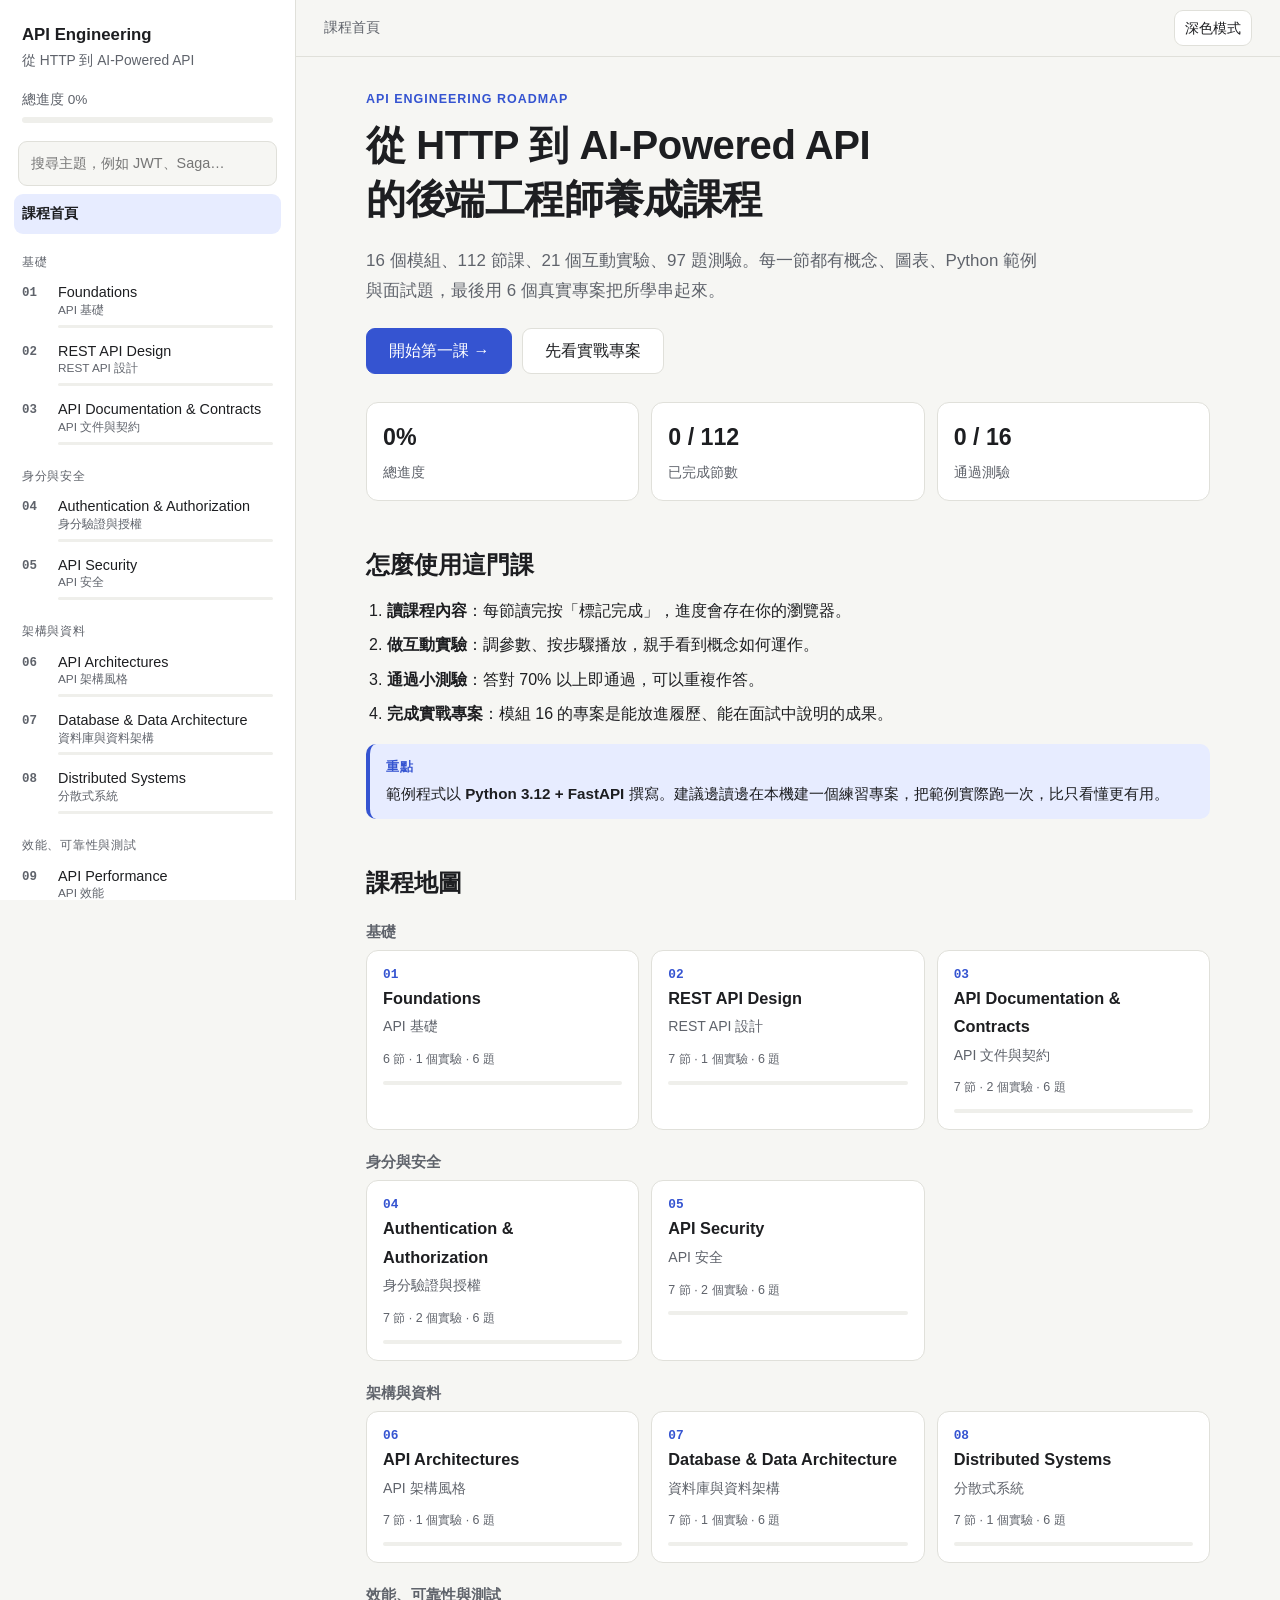
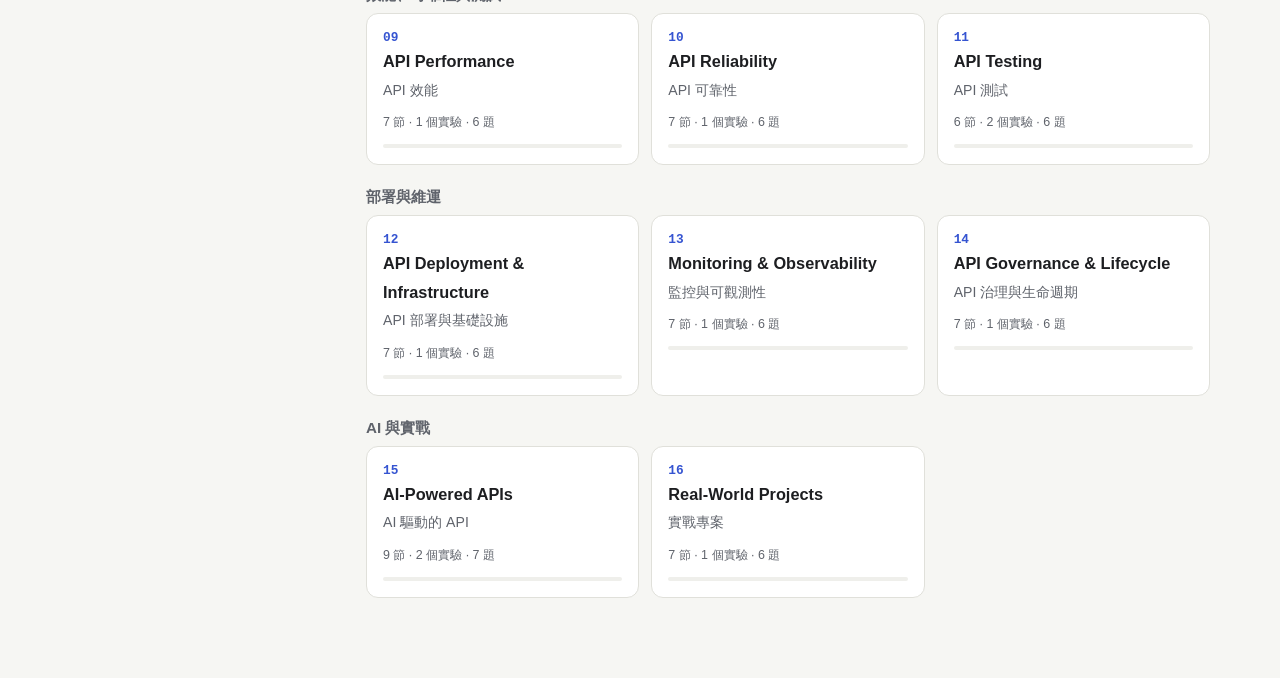
<file: index.html>
<!doctype html>
<html lang="zh-Hant-TW">
<head>
  <meta charset="utf-8">
  <meta name="viewport" content="width=device-width, initial-scale=1">
  <title>API Engineering 互動式課程</title>
  <meta name="description" content="從 HTTP 到 AI-Powered API 的後端工程師養成互動式課程：16 個模組、互動實驗、測驗與實戰專案。">
  <link rel="stylesheet" href="assets/style.css">
</head>
<body>
  <div class="layout">
    <aside class="side" aria-label="課程目錄">
      <a class="brand" href="#home">API Engineering<small>從 HTTP 到 AI-Powered API</small></a>
      <div class="total">總進度 <span id="total-pct">0%</span><div class="total-track"><i id="total-bar"></i></div></div>
      <div class="search">
        <input id="search" type="search" placeholder="搜尋主題，例如 JWT、Saga…" aria-label="搜尋課程主題" autocomplete="off">
        <div id="search-results" hidden></div>
      </div>
      <nav id="mod-nav"></nav>
    </aside>
    <div class="content">
      <div class="topbar">
        <button type="button" class="icon-btn" id="menu-btn" aria-label="開啟目錄">☰ 目錄</button>
        <span id="crumb"></span>
        <button type="button" class="icon-btn" id="theme-btn" aria-label="切換深色／淺色模式">深色模式</button>
      </div>
      <main id="main" tabindex="-1"></main>
    </div>
  </div>
  <div id="scrim"></div>
  <div id="print-area"></div>

  <noscript><p style="padding:24px">此課程需要啟用 JavaScript。</p></noscript>

  <script src="assets/app.js"></script>
  <script src="content/m01-foundations.js"></script>
  <script src="content/m02-rest.js"></script>
  <script src="content/m03-contracts.js"></script>
  <script src="content/m04-auth.js"></script>
  <script src="content/m05-security.js"></script>
  <script src="content/m06-architectures.js"></script>
  <script src="content/m07-database.js"></script>
  <script src="content/m08-distributed.js"></script>
  <script src="content/m09-performance.js"></script>
  <script src="content/m10-reliability.js"></script>
  <script src="content/m11-testing.js"></script>
  <script src="content/m12-deployment.js"></script>
  <script src="content/m13-observability.js"></script>
  <script src="content/m14-governance.js"></script>
  <script src="content/m15-ai-apis.js"></script>
  <script src="content/m16-projects.js"></script>
  <script>Course.start();</script>
</body>
</html>
</file>
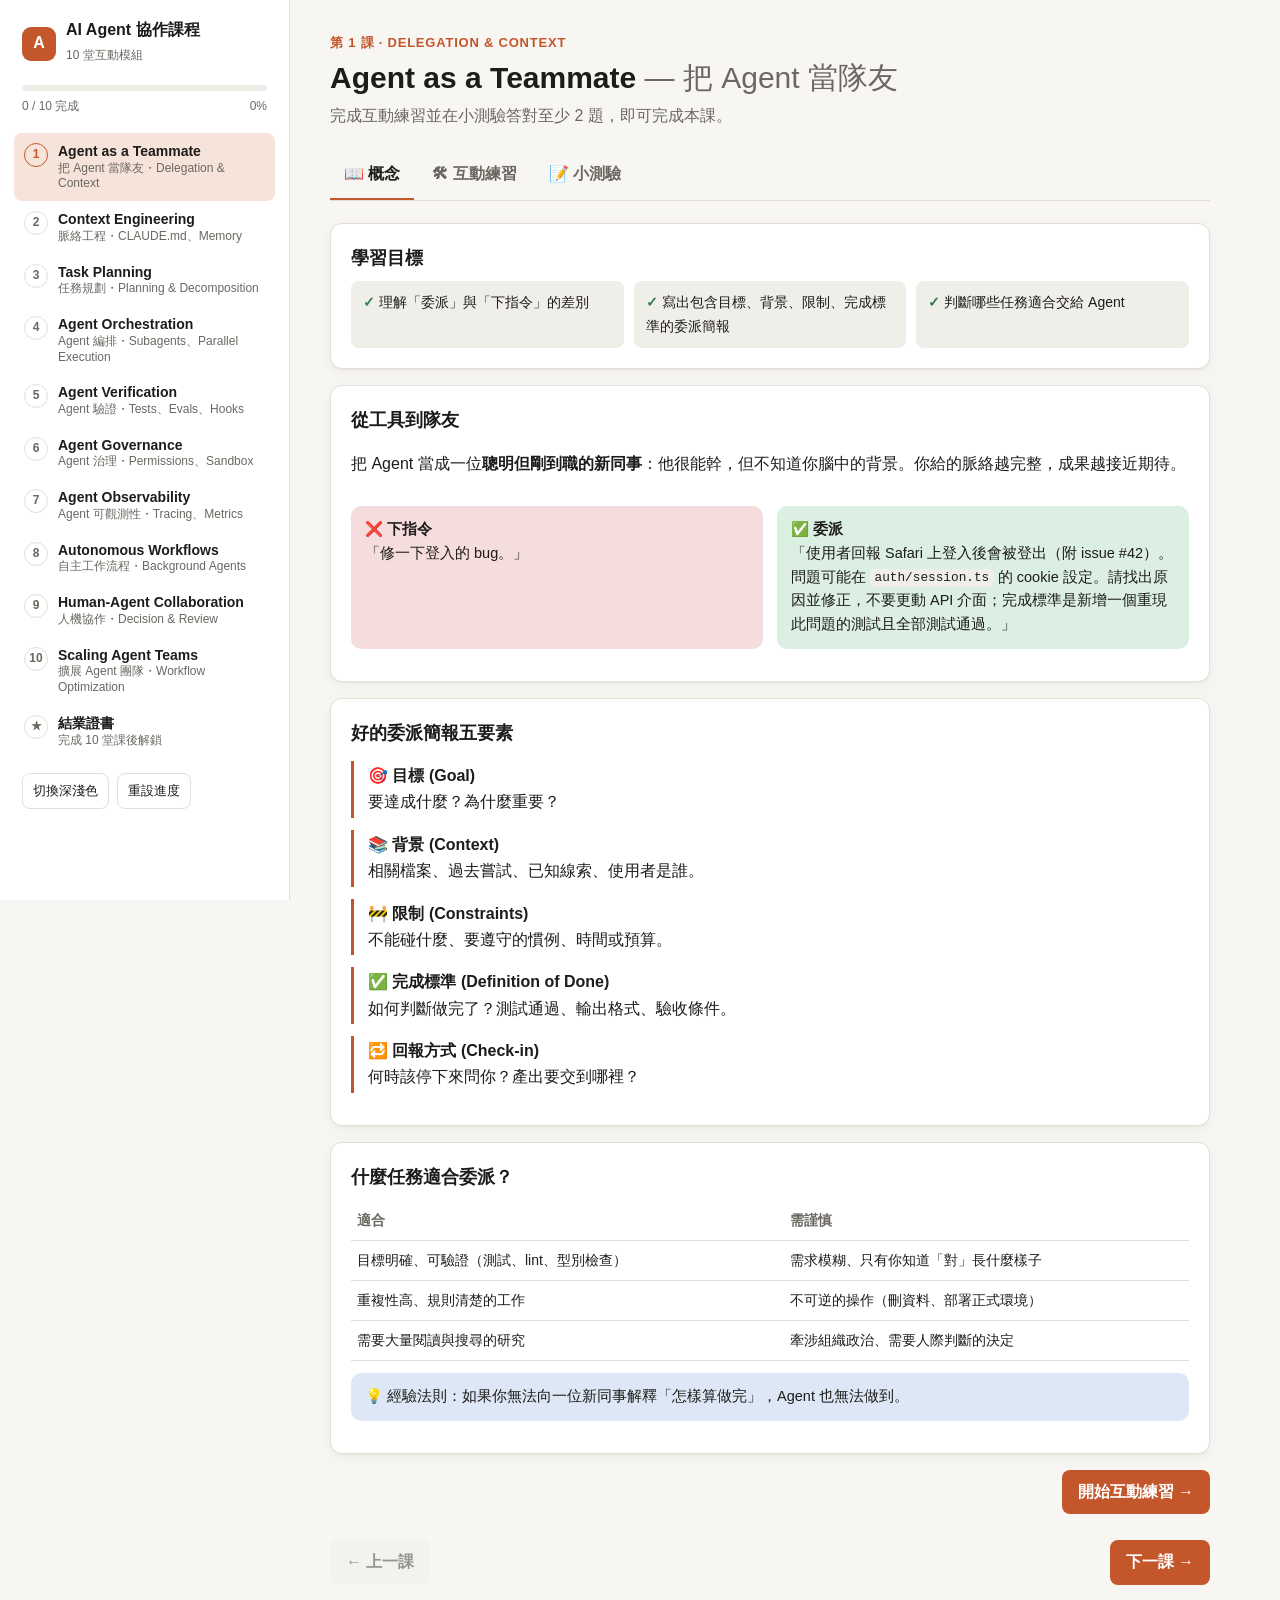
<file: agent-course/index.html>
<!doctype html>
<html lang="zh-Hant">
<head>
<meta charset="utf-8">
<meta name="viewport" content="width=device-width, initial-scale=1">
<title>AI Agent 協作課程</title>
<style>
:root{
  --bg:#f7f6f2; --surface:#ffffff; --surface-2:#f0eee8; --text:#1d1c1a; --muted:#6b6862;
  --border:#e2dfd7; --accent:#c4562b; --accent-soft:#f6e3d9; --ok:#2f7d4f; --ok-soft:#dcefe3;
  --bad:#b23a3a; --bad-soft:#f6dddd; --warn:#a86b0c; --warn-soft:#f6ebd3; --info:#2c5e9e; --info-soft:#dde7f5;
  --shadow:0 1px 2px rgba(0,0,0,.05),0 4px 16px rgba(0,0,0,.04);
  --mono:ui-monospace,SFMono-Regular,Menlo,Consolas,monospace;
}
@media (prefers-color-scheme: dark){
  :root:not([data-theme="light"]){
    --bg:#161513; --surface:#1f1e1b; --surface-2:#2a2825; --text:#ecebe6; --muted:#a19d95;
    --border:#37342f; --accent:#e47a4f; --accent-soft:#3a2519; --ok:#5fbf86; --ok-soft:#1c3226;
    --bad:#e47373; --bad-soft:#3a1f1f; --warn:#e0a84a; --warn-soft:#382a14; --info:#78a6e6; --info-soft:#1c2a3e;
    --shadow:0 1px 2px rgba(0,0,0,.3); color-scheme:dark;
  }
}
:root[data-theme="dark"]{
  --bg:#161513; --surface:#1f1e1b; --surface-2:#2a2825; --text:#ecebe6; --muted:#a19d95;
  --border:#37342f; --accent:#e47a4f; --accent-soft:#3a2519; --ok:#5fbf86; --ok-soft:#1c3226;
  --bad:#e47373; --bad-soft:#3a1f1f; --warn:#e0a84a; --warn-soft:#382a14; --info:#78a6e6; --info-soft:#1c2a3e;
  --shadow:0 1px 2px rgba(0,0,0,.3); color-scheme:dark;
}
*{box-sizing:border-box}
html,body{margin:0}
body{background:var(--bg);color:var(--text);font:16px/1.65 -apple-system,BlinkMacSystemFont,"Segoe UI","PingFang TC","Noto Sans TC","Microsoft JhengHei",sans-serif;-webkit-font-smoothing:antialiased}
button{font:inherit;color:inherit;cursor:pointer}
code,pre{font-family:var(--mono);font-size:.88em}
code{background:var(--surface-2);padding:.1em .35em;border-radius:4px}
pre{background:var(--surface-2);padding:12px 14px;border-radius:8px;overflow-x:auto;line-height:1.5;margin:0}
a{color:var(--accent)}

.app{display:grid;grid-template-columns:290px 1fr;min-height:100vh}
aside{background:var(--surface);border-right:1px solid var(--border);padding:20px 14px;position:sticky;top:0;height:100vh;overflow-y:auto}
.brand{display:flex;align-items:center;gap:10px;padding:0 8px 14px}
.brand-mark{width:34px;height:34px;border-radius:9px;background:var(--accent);color:#fff;display:grid;place-items:center;font-weight:700}
.brand h1{font-size:16px;margin:0;line-height:1.3}
.brand small{color:var(--muted);font-size:12px}
.progress{margin:4px 8px 16px}
.progress-bar{height:6px;background:var(--surface-2);border-radius:99px;overflow:hidden}
.progress-bar > i{display:block;height:100%;background:var(--accent);width:0;transition:width .4s}
.progress-label{font-size:12px;color:var(--muted);margin-top:6px;display:flex;justify-content:space-between}
nav ol{list-style:none;margin:0;padding:0}
nav button{width:100%;text-align:left;background:none;border:0;border-radius:8px;padding:9px 10px;display:flex;gap:10px;align-items:flex-start}
nav button:hover{background:var(--surface-2)}
nav button.active{background:var(--accent-soft)}
nav .num{flex:none;width:24px;height:24px;border-radius:50%;border:1.5px solid var(--border);display:grid;place-items:center;font-size:12px;font-weight:600;color:var(--muted);margin-top:1px}
nav button.active .num{border-color:var(--accent);color:var(--accent)}
nav button.done .num{background:var(--ok);border-color:var(--ok);color:#fff}
nav .t{font-size:14px;font-weight:600;line-height:1.35}
nav .s{font-size:12px;color:var(--muted);line-height:1.3}
.aside-foot{margin:16px 8px 0;display:flex;gap:8px}
.chip-btn{border:1px solid var(--border);background:var(--surface);border-radius:8px;padding:6px 10px;font-size:13px}
.chip-btn:hover{background:var(--surface-2)}

main{padding:32px 40px 80px;max-width:960px;width:100%}
.mobile-top{display:none}
.eyebrow{color:var(--accent);font-weight:700;font-size:13px;letter-spacing:.06em;text-transform:uppercase}
h2.title{font-size:30px;line-height:1.25;margin:6px 0 6px}
.subtitle{color:var(--muted);margin:0 0 22px}
.tabs{display:flex;gap:4px;border-bottom:1px solid var(--border);margin-bottom:22px;overflow-x:auto}
.tabs button{background:none;border:0;padding:10px 14px;border-bottom:2px solid transparent;color:var(--muted);font-weight:600;white-space:nowrap}
.tabs button.active{color:var(--text);border-bottom-color:var(--accent)}
.tabs .badge{display:inline-block;margin-left:6px;font-size:11px;background:var(--ok);color:#fff;border-radius:99px;padding:0 6px}
.card{background:var(--surface);border:1px solid var(--border);border-radius:12px;padding:20px;box-shadow:var(--shadow);margin-bottom:16px}
.card h3{margin:0 0 8px;font-size:18px}
.card h4{margin:14px 0 6px;font-size:15px}
.card p:first-child{margin-top:0}
.card p:last-child{margin-bottom:0}
.goals{display:grid;grid-template-columns:repeat(auto-fit,minmax(220px,1fr));gap:10px;margin:0;padding:0;list-style:none}
.goals li{background:var(--surface-2);border-radius:8px;padding:10px 12px;font-size:14px}
.goals li::before{content:"✓ ";color:var(--ok);font-weight:700}
.grid2{display:grid;grid-template-columns:repeat(auto-fit,minmax(260px,1fr));gap:14px}
.concept{border-left:3px solid var(--accent);padding:2px 0 2px 14px;margin:12px 0}
.concept b{display:block}
.callout{border-radius:10px;padding:12px 14px;font-size:14.5px;margin:12px 0}
.callout.tip{background:var(--info-soft)}
.callout.warn{background:var(--warn-soft)}
.callout.ok{background:var(--ok-soft)}
.callout.bad{background:var(--bad-soft)}
table.t{width:100%;border-collapse:collapse;font-size:14px}
table.t th,table.t td{border-bottom:1px solid var(--border);padding:8px 6px;text-align:left;vertical-align:top}
table.t th{color:var(--muted);font-weight:600}
.table-wrap{overflow-x:auto}

.btn{border:0;background:var(--accent);color:#fff;border-radius:8px;padding:9px 16px;font-weight:600}
.btn:hover{filter:brightness(1.06)}
.btn.ghost{background:var(--surface-2);color:var(--text)}
.btn:disabled{opacity:.45;cursor:not-allowed}
.row{display:flex;gap:10px;flex-wrap:wrap;align-items:center}
.pager{display:flex;justify-content:space-between;margin-top:26px;gap:10px}

/* classify widget */
.cls-item{display:flex;justify-content:space-between;gap:12px;align-items:center;padding:10px 12px;border:1px solid var(--border);border-radius:10px;margin-bottom:8px;flex-wrap:wrap;background:var(--surface)}
.cls-item .txt{flex:1 1 260px;font-size:14.5px}
.cls-opts{display:flex;gap:6px;flex-wrap:wrap}
.cls-opts button{border:1px solid var(--border);background:var(--surface);border-radius:99px;padding:4px 11px;font-size:13px}
.cls-opts button.sel{background:var(--accent);border-color:var(--accent);color:#fff}
.cls-item.right{border-color:var(--ok);background:var(--ok-soft)}
.cls-item.wrong{border-color:var(--bad);background:var(--bad-soft)}
.cls-item .why{flex-basis:100%;font-size:13px;color:var(--muted);display:none}
.cls-item.right .why,.cls-item.wrong .why{display:block}

/* quiz */
.q{margin-bottom:18px}
.q .stem{font-weight:600;margin-bottom:8px}
.q label{display:flex;gap:10px;align-items:flex-start;border:1px solid var(--border);border-radius:9px;padding:9px 12px;margin-bottom:6px;cursor:pointer;font-size:14.5px;background:var(--surface)}
.q label:hover{background:var(--surface-2)}
.q input{margin-top:5px;accent-color:var(--accent)}
.q label.right{border-color:var(--ok);background:var(--ok-soft)}
.q label.wrong{border-color:var(--bad);background:var(--bad-soft)}
.q .exp{font-size:13.5px;color:var(--muted);margin-top:4px;display:none}
.q.answered .exp{display:block}
.score{font-weight:700;font-size:18px}

/* forms */
.field{margin-bottom:12px}
.field label{display:block;font-weight:600;font-size:14px;margin-bottom:4px}
.field textarea,.field input[type=text],.field select{width:100%;border:1px solid var(--border);background:var(--surface);color:var(--text);border-radius:8px;padding:8px 10px;font:inherit;font-size:14px}
.field textarea{min-height:60px;resize:vertical}
.meter{height:10px;background:var(--surface-2);border-radius:99px;overflow:hidden}
.meter i{display:block;height:100%;width:0;transition:width .3s,background .3s}
.check{display:flex;gap:10px;align-items:flex-start;padding:8px 0;border-bottom:1px dashed var(--border);font-size:14.5px}
.check:last-child{border-bottom:0}
.check input{margin-top:5px;accent-color:var(--accent)}

/* order widget */
.ord li{display:flex;align-items:center;gap:8px;border:1px solid var(--border);border-radius:9px;padding:8px 10px;margin-bottom:6px;background:var(--surface);font-size:14.5px}
.ord{list-style:none;padding:0;margin:0}
.ord .idx{width:24px;height:24px;border-radius:6px;background:var(--surface-2);display:grid;place-items:center;font-size:12px;font-weight:700;flex:none}
.ord .lbl{flex:1}
.ord .mv{border:1px solid var(--border);background:var(--surface);border-radius:6px;width:30px;height:28px}
.ord li.right{border-color:var(--ok);background:var(--ok-soft)}
.ord li.wrong{border-color:var(--bad);background:var(--bad-soft)}

/* gantt */
.gantt{position:relative;border:1px solid var(--border);border-radius:10px;padding:10px;background:var(--surface-2);overflow-x:auto}
.lane{display:flex;align-items:center;gap:8px;height:34px}
.lane .ln{width:84px;font-size:12px;color:var(--muted);flex:none}
.lane .track{position:relative;flex:1;height:24px;min-width:300px}
.bar{position:absolute;top:0;height:24px;border-radius:6px;font-size:11.5px;color:#fff;display:flex;align-items:center;padding:0 6px;white-space:nowrap;overflow:hidden;transition:left .4s,width .4s}
.task-pick{display:flex;gap:8px;align-items:center;border:1px solid var(--border);border-radius:9px;padding:8px 10px;margin-bottom:6px;font-size:14px;flex-wrap:wrap;background:var(--surface)}
.task-pick .nm{flex:1 1 200px}
.seg{display:inline-flex;border:1px solid var(--border);border-radius:8px;overflow:hidden}
.seg button{border:0;background:var(--surface);padding:4px 10px;font-size:12.5px}
.seg button.sel{background:var(--accent);color:#fff}

/* trace */
.span{display:flex;align-items:center;gap:8px;padding:5px 6px;border-radius:6px;cursor:pointer;font-size:13px}
.span:hover{background:var(--surface-2)}
.span.sel{background:var(--accent-soft)}
.span .name{width:220px;flex:none;font-family:var(--mono);font-size:12px;overflow:hidden;text-overflow:ellipsis;white-space:nowrap}
.span .tr{flex:1;position:relative;height:16px;min-width:200px}
.span .tr i{position:absolute;top:0;height:16px;border-radius:4px}
.kv{display:grid;grid-template-columns:120px 1fr;gap:4px 12px;font-size:13.5px}
.kv dt{color:var(--muted)}
.kv dd{margin:0;font-family:var(--mono);font-size:12.5px;word-break:break-all}
.stats{display:grid;grid-template-columns:repeat(auto-fit,minmax(150px,1fr));gap:10px;margin:12px 0}
.stat{background:var(--surface-2);border-radius:10px;padding:12px}
.stat .v{font-size:24px;font-weight:700;line-height:1.2}
.stat .k{font-size:12.5px;color:var(--muted)}

input[type=range]{width:100%;accent-color:var(--accent)}
.cert{text-align:center;padding:36px 20px;border:2px solid var(--accent);border-radius:16px;background:var(--surface)}
.cert h2{margin:6px 0}
.hidden{display:none !important}

@media (max-width: 860px){
  .app{grid-template-columns:1fr}
  aside{position:fixed;inset:0 auto 0 0;width:290px;z-index:20;transform:translateX(-100%);transition:transform .25s;box-shadow:var(--shadow)}
  aside.open{transform:none}
  .scrim{position:fixed;inset:0;background:rgba(0,0,0,.35);z-index:15}
  main{padding-block:16px 60px;padding-left:max(16px,env(safe-area-inset-left,0px));padding-right:max(16px,env(safe-area-inset-right,0px))}
  .mobile-top{display:flex;align-items:center;gap:10px;margin-bottom:14px}
  h2.title{font-size:24px}
  .span .name{width:130px}
}
</style>
</head>
<body>
<div class="app">
  <aside id="aside">
    <div class="brand">
      <div class="brand-mark">A</div>
      <div><h1>AI Agent 協作課程</h1><small>10 堂互動模組</small></div>
    </div>
    <div class="progress">
      <div class="progress-bar"><i id="pbar"></i></div>
      <div class="progress-label"><span id="plabel">0 / 10 完成</span><span id="ppct">0%</span></div>
    </div>
    <nav><ol id="nav"></ol></nav>
    <div class="aside-foot">
      <button class="chip-btn" id="themeBtn">切換深淺色</button>
      <button class="chip-btn" id="resetBtn">重設進度</button>
    </div>
  </aside>
  <div class="scrim hidden" id="scrim"></div>
  <main id="main">
    <div class="mobile-top">
      <button class="chip-btn" id="menuBtn">☰ 目錄</button>
      <span style="font-weight:600">AI Agent 協作課程</span>
    </div>
    <div id="view"></div>
  </main>
</div>

<script>
/* ============================================================
   課程資料
   ============================================================ */
const MODULES = [
/* ---------- 1 ---------- */
{
  id:1, title:"Agent as a Teammate", zh:"把 Agent 當隊友", sub:"Delegation & Context",
  goals:["理解「委派」與「下指令」的差別","寫出包含目標、背景、限制、完成標準的委派簡報","判斷哪些任務適合交給 Agent"],
  learn:`
  <div class="card"><h3>從工具到隊友</h3>
    <p>把 Agent 當成一位<strong>聰明但剛到職的新同事</strong>：他很能幹，但不知道你腦中的背景。你給的脈絡越完整，成果越接近期待。</p>
    <div class="grid2">
      <div class="callout bad"><b>❌ 下指令</b><br>「修一下登入的 bug。」</div>
      <div class="callout ok"><b>✅ 委派</b><br>「使用者回報 Safari 上登入後會被登出（附 issue #42）。問題可能在 <code>auth/session.ts</code> 的 cookie 設定。請找出原因並修正，不要更動 API 介面；完成標準是新增一個重現此問題的測試且全部測試通過。」</div>
    </div>
  </div>
  <div class="card"><h3>好的委派簡報五要素</h3>
    <div class="concept"><b>🎯 目標 (Goal)</b>要達成什麼？為什麼重要？</div>
    <div class="concept"><b>📚 背景 (Context)</b>相關檔案、過去嘗試、已知線索、使用者是誰。</div>
    <div class="concept"><b>🚧 限制 (Constraints)</b>不能碰什麼、要遵守的慣例、時間或預算。</div>
    <div class="concept"><b>✅ 完成標準 (Definition of Done)</b>如何判斷做完了？測試通過、輸出格式、驗收條件。</div>
    <div class="concept"><b>🔁 回報方式 (Check-in)</b>何時該停下來問你？產出要交到哪裡？</div>
  </div>
  <div class="card"><h3>什麼任務適合委派？</h3>
    <div class="table-wrap"><table class="t">
      <tr><th>適合</th><th>需謹慎</th></tr>
      <tr><td>目標明確、可驗證（測試、lint、型別檢查）</td><td>需求模糊、只有你知道「對」長什麼樣子</td></tr>
      <tr><td>重複性高、規則清楚的工作</td><td>不可逆的操作（刪資料、部署正式環境）</td></tr>
      <tr><td>需要大量閱讀與搜尋的研究</td><td>牽涉組織政治、需要人際判斷的決定</td></tr>
    </table></div>
    <div class="callout tip">💡 經驗法則：如果你無法向一位新同事解釋「怎樣算做完」，Agent 也無法做到。</div>
  </div>`,
  lab:"brief",
  quiz:[
    {q:"以下哪一項最能提升 Agent 完成任務的品質？",o:["使用更強硬的語氣","提供完成標準與相關背景","把任務拆成越短的句子越好","要求 Agent「仔細一點」"],a:1,e:"明確的完成標準與背景，比語氣或形容詞更能引導 Agent。"},
    {q:"「不要更動公開 API」屬於委派簡報中的哪一個要素？",o:["目標","背景","限制","回報方式"],a:2,e:"這是邊界條件，屬於限制 (Constraints)。"},
    {q:"哪個任務最不適合在無監督下完全交給 Agent？",o:["為現有函式補上單元測試","整理一份競品功能比較表","直接刪除正式資料庫中「看起來沒用」的表","修正 lint 警告"],a:2,e:"不可逆且影響重大的操作需要人類確認。"}
  ]
},
/* ---------- 2 ---------- */
{
  id:2, title:"Context Engineering", zh:"脈絡工程", sub:"CLAUDE.md、Memory",
  goals:["區分一次性提示、專案記憶與個人偏好","撰寫精簡有效的 CLAUDE.md","管理有限的 context window"],
  learn:`
  <div class="card"><h3>Context Window 是稀缺資源</h3>
    <p>Agent 每一步的判斷都來自當下的 context：系統提示、對話、讀過的檔案、工具輸出。<strong>Context Engineering</strong> 就是決定「什麼該放進去、放在哪、何時放」。</p>
    <div class="callout warn">⚠️ 塞越多不一定越好。無關資訊會稀釋注意力、增加成本，甚至把 Agent 帶偏。</div>
  </div>
  <div class="card"><h3>脈絡的分層</h3>
    <div class="table-wrap"><table class="t">
      <tr><th>層級</th><th>放什麼</th><th>例子</th></tr>
      <tr><td><b>CLAUDE.md（專案）</b></td><td>整個團隊都適用、長期穩定的專案知識</td><td>建置指令、目錄結構、程式風格、測試方式</td></tr>
      <tr><td><b>使用者層 CLAUDE.md / Memory</b></td><td>只屬於你個人的偏好</td><td>「回覆請用繁體中文」、「我偏好函式式寫法」</td></tr>
      <tr><td><b>當次提示</b></td><td>只和這個任務有關的資訊</td><td>這次 bug 的錯誤訊息、issue 連結</td></tr>
      <tr><td><b>按需讀取</b></td><td>大型資料，讓 Agent 需要時自己找</td><td>API 文件、歷史 log、大型程式碼庫</td></tr>
    </table></div>
  </div>
  <div class="card"><h3>一份好的 CLAUDE.md</h3>
<pre># 專案：Shop API

## 常用指令
- 安裝：pnpm install
- 測試：pnpm test（單一檔案：pnpm test path/to/file）
- 型別檢查：pnpm typecheck

## 架構
- src/routes   HTTP 路由，只做參數驗證
- src/services 商業邏輯，所有 DB 存取都在這層

## 慣例
- 錯誤一律拋出 AppError，不要回傳 null
- 新增 API 必須同時更新 openapi.yaml

## 注意
- 不要修改 migrations/ 下已存在的檔案</pre>
    <div class="callout tip">💡 原則：<b>簡短、具體、可執行</b>。寫「測試指令是 <code>pnpm test</code>」比寫「請確保程式品質」有用得多。</div>
  </div>`,
  lab:"classify-context",
  quiz:[
    {q:"「本專案用 pnpm test 執行測試」最適合放在哪裡？",o:["每次對話都手動貼上","專案 CLAUDE.md","個人 Memory","不需要告訴 Agent"],a:1,e:"團隊共享、長期穩定的專案知識適合放在專案 CLAUDE.md。"},
    {q:"為什麼不該把整份 300 頁的 API 文件塞進 CLAUDE.md？",o:["Agent 看不懂長文件","會佔據 context、稀釋重點，應改為按需讀取","CLAUDE.md 有字數上限 100 字","文件會被公開"],a:1,e:"大型參考資料應讓 Agent 按需搜尋讀取。"},
    {q:"以下哪一句 CLAUDE.md 內容最有效？",o:["請寫出高品質的程式碼","請小心","修改 schema 後執行 pnpm db:generate","你是一位資深工程師"],a:2,e:"具體、可執行的指示最有效。"}
  ]
},
/* ---------- 3 ---------- */
{
  id:3, title:"Task Planning", zh:"任務規劃", sub:"Planning & Decomposition",
  goals:["在動手前先讓 Agent 產出計畫","把大任務拆成可驗證的小步驟","辨識步驟之間的相依關係"],
  learn:`
  <div class="card"><h3>先規劃，再執行</h3>
    <p>複雜任務直接開工，常導致方向錯誤後大量返工。讓 Agent <strong>先探索 → 提出計畫 → 你審核 → 再執行</strong>，能把錯誤在最便宜的時候攔下來。</p>
    <div class="row" style="gap:6px;font-size:14px">
      <span class="callout tip" style="margin:0">1. 探索</span>→
      <span class="callout tip" style="margin:0">2. 計畫</span>→
      <span class="callout warn" style="margin:0">3. 人類審核</span>→
      <span class="callout tip" style="margin:0">4. 執行</span>→
      <span class="callout ok" style="margin:0">5. 驗證</span>
    </div>
  </div>
  <div class="card"><h3>好的拆解原則</h3>
    <div class="concept"><b>每一步都可驗證</b>步驟結束時有明確的檢查點（測試通過、畫面可見、檔案產出）。</div>
    <div class="concept"><b>大小適中</b>一步能在一次專注中完成；太大難以審查，太小則管理成本過高。</div>
    <div class="concept"><b>標出相依</b>哪些步驟必須依序？哪些可以平行？這是第 4 課編排的基礎。</div>
    <div class="concept"><b>先處理風險最高的未知</b>先驗證最不確定的假設，避免在錯誤的基礎上蓋房子。</div>
  </div>
  <div class="card"><h3>範例：「新增使用者匯出 CSV 功能」</h3>
<pre>1. 探索：找出使用者資料模型與現有匯出功能（如有）
2. 確認需求：欄位、權限、檔案大小上限 → 向人類確認
3. 實作 service：exportUsersToCsv()，含單元測試
4. 實作 API route：GET /admin/users/export
5. 前端加入「匯出」按鈕
6. 端對端測試 + 更新文件</pre>
    <div class="callout tip">💡 在許多 Agent 工具中都有「計畫模式」：Agent 只能讀、不能改，產出計畫讓你核准後才進入執行。</div>
  </div>`,
  lab:"order",
  quiz:[
    {q:"為什麼要在執行前審核 Agent 的計畫？",o:["讓 Agent 休息","在修改成本最低時發現方向錯誤","計畫可以取代測試","Agent 規定必須這麼做"],a:1,e:"計畫階段改方向最便宜，寫完程式後才改代價高。"},
    {q:"好的任務步驟應具備什麼特徵？",o:["越大越好，減少溝通","每一步都有可驗證的檢查點","不需要考慮順序","全部交給一個步驟完成"],a:1,e:"可驗證的檢查點讓進度與品質都可控。"},
    {q:"面對不確定性高的技術假設，應該？",o:["留到最後再處理","優先驗證","忽略它","讓 Agent 自行猜測"],a:1,e:"先驗證最高風險的未知，避免大量返工。"}
  ]
},
/* ---------- 4 ---------- */
{
  id:4, title:"Agent Orchestration", zh:"Agent 編排", sub:"Subagents、Parallel Execution",
  goals:["理解主 Agent 與 Subagent 的分工","判斷任務何時可平行執行","利用 subagent 隔離 context"],
  learn:`
  <div class="card"><h3>主 Agent 與 Subagent</h3>
    <p><strong>主 Agent（Orchestrator）</strong>負責理解目標、拆解任務、整合結果；<strong>Subagent</strong> 拿到一個聚焦的子任務，在<em>自己獨立的 context</em> 中完成，只把精簡的結論回傳。</p>
    <div class="grid2">
      <div class="callout tip"><b>好處 1：Context 隔離</b><br>搜尋 200 個檔案的過程留在 subagent 裡，主 Agent 只收到「答案在 3 個檔案中」。</div>
      <div class="callout tip"><b>好處 2：平行加速</b><br>彼此獨立的子任務可同時進行，縮短總時間。</div>
      <div class="callout tip"><b>好處 3：專業化</b><br>不同 subagent 可有不同的指示、工具與權限（例如唯讀的審查者）。</div>
      <div class="callout warn"><b>成本</b><br>每個 subagent 都從零開始理解脈絡，簡單任務拆太細反而更慢更貴。</div>
    </div>
  </div>
  <div class="card"><h3>何時平行？何時依序？</h3>
    <div class="table-wrap"><table class="t">
      <tr><th>可以平行</th><th>必須依序</th></tr>
      <tr><td>同時研究三個不同的函式庫</td><td>B 需要 A 的輸出（先設計 schema 才能寫 API）</td></tr>
      <tr><td>分別審查前端與後端程式</td><td>兩個任務會修改同一個檔案（避免衝突）</td></tr>
      <tr><td>為多個獨立模組補測試</td><td>需要人類在中間做決定</td></tr>
    </table></div>
    <div class="callout tip">💡 給 subagent 的指示要像第 1 課的委派簡報一樣完整 —— 它看不到你和主 Agent 的對話。</div>
  </div>`,
  lab:"parallel",
  quiz:[
    {q:"使用 subagent 進行大範圍搜尋的主要好處是？",o:["subagent 比較聰明","搜尋過程不會塞滿主 Agent 的 context","不需要給任何指示","可以略過權限檢查"],a:1,e:"Context 隔離讓主 Agent 只收到精簡結論。"},
    {q:"以下哪組任務「不適合」平行執行？",o:["研究三個不同的套件","設計資料庫 schema 與根據該 schema 撰寫 API","審查前端與後端程式碼","翻譯三份獨立文件"],a:1,e:"API 依賴 schema 的輸出，存在相依。"},
    {q:"給 subagent 的任務說明應該？",o:["越短越好，它會自己理解","像委派簡報一樣包含完整目標與背景","只寫一個關鍵字","直接複製主對話全文"],a:1,e:"Subagent 看不到主對話，需要完整、聚焦的簡報。"}
  ]
},
/* ---------- 5 ---------- */
{
  id:5, title:"Agent Verification", zh:"Agent 驗證", sub:"Tests、Evals、Hooks",
  goals:["讓 Agent 擁有自我驗證的回饋迴圈","區分 Tests 與 Evals 的用途","用 Hooks 在關鍵時間點自動檢查"],
  learn:`
  <div class="card"><h3>沒有驗證，就沒有信任</h3>
    <p>Agent 能否可靠完成任務，關鍵在於它<strong>能不能自己知道做對了沒</strong>。給它一個可執行的回饋迴圈：寫程式 → 跑測試 → 讀錯誤 → 修正 → 再跑。</p>
  </div>
  <div class="card"><h3>三種驗證工具</h3>
    <div class="concept"><b>🧪 Tests（測試）</b>驗證<em>程式碼</em>的行為是否正確。確定性、快速、二元結果。例：單元測試、型別檢查、lint、E2E。</div>
    <div class="concept"><b>📊 Evals（評估）</b>驗證 <em>Agent 或模型</em>本身的表現。用一組代表性任務衡量成功率，常用於比較提示、模型或流程的改動。例：「100 個客服問題中正確回答幾題」。</div>
    <div class="concept"><b>🪝 Hooks（掛鉤）</b>在 Agent 生命週期的特定時刻<em>自動執行</em>的指令，不依賴 Agent 記得去做。</div>
  </div>
  <div class="card"><h3>Hooks 常見觸發點</h3>
    <div class="table-wrap"><table class="t">
      <tr><th>事件</th><th>時機</th><th>典型用途</th></tr>
      <tr><td><code>PreToolUse</code></td><td>工具執行前</td><td>擋下危險指令、檢查要寫入的路徑</td></tr>
      <tr><td><code>PostToolUse</code></td><td>工具執行後</td><td>編輯檔案後自動格式化、跑 lint</td></tr>
      <tr><td><code>UserPromptSubmit</code></td><td>使用者送出訊息時</td><td>自動附加脈絡、過濾敏感資訊</td></tr>
      <tr><td><code>Stop</code></td><td>Agent 準備結束回合時</td><td>確認測試全過才允許結束</td></tr>
      <tr><td><code>SessionStart</code></td><td>工作階段開始時</td><td>安裝依賴、載入環境資訊</td></tr>
    </table></div>
<pre style="margin-top:12px">{
  "hooks": {
    "PostToolUse": [{
      "matcher": "Edit|Write",
      "hooks": [{ "type": "command", "command": "npx prettier --write \\"$FILE\\"" }]
    }]
  }
}</pre>
    <div class="callout tip">💡 CLAUDE.md 是「建議」，Hook 是「保證」。必須每次發生的事，用 Hook。</div>
  </div>`,
  lab:"classify-hooks",
  quiz:[
    {q:"想比較兩版系統提示哪一版讓 Agent 表現更好，應使用？",o:["單元測試","Evals","Lint","PostToolUse hook"],a:1,e:"Evals 衡量 Agent 整體在一組任務上的表現。"},
    {q:"「每次編輯檔案後都要自動格式化」最可靠的做法是？",o:["寫在 CLAUDE.md 請 Agent 記得","設定 PostToolUse hook","每次手動提醒","寫在 README"],a:1,e:"Hook 由系統自動執行，不依賴 Agent 記憶。"},
    {q:"讓 Agent 能自我修正的關鍵是？",o:["更長的提示","可執行的回饋迴圈（如測試）","更多的 subagent","關閉所有權限"],a:1,e:"有測試等回饋，Agent 才能自己發現並修正錯誤。"}
  ]
},
/* ---------- 6 ---------- */
{
  id:6, title:"Agent Governance", zh:"Agent 治理", sub:"Permissions、Sandbox",
  goals:["設計 allow / ask / deny 權限規則","理解沙箱對檔案與網路的隔離","依風險決定 Agent 的自主程度"],
  learn:`
  <div class="card"><h3>最小權限原則</h3>
    <p>Agent 越有能力，越需要清楚的邊界。治理的目標不是阻止 Agent 工作，而是<strong>讓安全的事情暢通、危險的事情需要確認或被禁止</strong>。</p>
  </div>
  <div class="card"><h3>三種權限決策</h3>
    <div class="grid2">
      <div class="callout ok"><b>✅ Allow（允許）</b><br>低風險、可逆、頻繁的操作。例：讀檔、跑測試、<code>git status</code>。</div>
      <div class="callout warn"><b>❓ Ask（詢問）</b><br>有影響但偶爾需要的操作。例：<code>git push</code>、安裝新套件。</div>
      <div class="callout bad"><b>⛔ Deny（拒絕）</b><br>高風險或不可逆。例：讀取 <code>.env</code> 機密、<code>rm -rf</code>、正式環境部署。</div>
    </div>
<pre style="margin-top:12px">{
  "permissions": {
    "allow": ["Bash(npm run test:*)", "Bash(git status)", "Read(src/**)"],
    "ask":   ["Bash(git push:*)", "Bash(npm install:*)"],
    "deny":  ["Read(./.env)", "Read(./secrets/**)", "Bash(rm -rf:*)"]
  }
}</pre>
  </div>
  <div class="card"><h3>沙箱 (Sandbox)</h3>
    <p>權限規則管「Agent 想做什麼」，沙箱則在作業系統層面限制「Agent 實際能碰到什麼」：</p>
    <div class="concept"><b>檔案系統隔離</b>只能寫入專案目錄，碰不到家目錄的 SSH 金鑰。</div>
    <div class="concept"><b>網路隔離</b>只允許連到白名單網域，防止資料外洩或下載惡意程式。</div>
    <div class="concept"><b>可拋棄環境</b>在容器或雲端 VM 中執行，出事就整個丟掉重來。</div>
    <div class="callout tip">💡 沙箱越嚴密，就越能放心給 Agent 更多自主權 —— 安全與效率不是零和。</div>
  </div>`,
  lab:"classify-perms",
  quiz:[
    {q:"「讀取 .env 檔案」最適合的權限設定是？",o:["Allow","Ask","Deny","不需設定"],a:2,e:"機密檔案應明確拒絕讀取。"},
    {q:"沙箱的網路隔離主要防範什麼？",o:["Agent 執行速度太快","資料外洩與連到不受信任的主機","測試失敗","程式碼風格不一致"],a:1,e:"網路白名單限制資料流向與來源。"},
    {q:"為什麼「跑測試」通常設為 Allow？",o:["測試不重要","低風險、可逆且頻繁，每次詢問會拖慢工作","測試會自動部署","Agent 不會跑測試"],a:1,e:"低風險高頻操作設為 Allow，減少不必要的打擾。"}
  ]
},
/* ---------- 7 ---------- */
{
  id:7, title:"Agent Observability", zh:"Agent 可觀測性", sub:"Tracing、Metrics",
  goals:["讀懂一次 Agent 執行的 trace","找出延遲與成本的瓶頸","定義值得追蹤的關鍵指標"],
  learn:`
  <div class="card"><h3>看見 Agent 在做什麼</h3>
    <p>Agent 會自主做出數十個決定。當結果出錯或太慢時，你需要回答：<strong>它在哪一步做了什麼？花了多少時間與 token？為什麼這麼選？</strong></p>
  </div>
  <div class="card"><h3>Tracing：一次執行的完整軌跡</h3>
    <p>一個 <b>trace</b> 由多個巢狀的 <b>span</b> 組成：每次模型呼叫、每次工具使用、每個 subagent 都是一個 span，記錄開始/結束時間、輸入輸出、token 數、錯誤。</p>
<pre>trace: "修正登入 bug"
├─ llm.call         規劃          1.2s  3.1k tokens
├─ tool.grep        搜尋 session  0.3s
├─ subagent.explore 研究 cookie  12.4s  18k tokens
│   ├─ tool.read ×8
│   └─ llm.call ×3
├─ tool.edit        session.ts    0.1s
└─ tool.bash        npm test     45.0s  ← 瓶頸！</pre>
  </div>
  <div class="card"><h3>關鍵指標 (Metrics)</h3>
    <div class="table-wrap"><table class="t">
      <tr><th>類別</th><th>指標</th><th>回答的問題</th></tr>
      <tr><td>品質</td><td>任務成功率、需人工修正比例</td><td>Agent 做得對嗎？</td></tr>
      <tr><td>效率</td><td>完成時間、工具呼叫次數、重試次數</td><td>它是否繞遠路？</td></tr>
      <tr><td>成本</td><td>每任務 token 數、每任務費用</td><td>值得嗎？</td></tr>
      <tr><td>安全</td><td>權限拒絕次數、Hook 攔截次數</td><td>它是否在嘗試越界？</td></tr>
    </table></div>
    <div class="callout tip">💡 OpenTelemetry 是常見的標準，許多 Agent 工具可輸出 OTel 格式的 metrics 與 traces，接到既有監控系統。</div>
  </div>`,
  lab:"trace",
  quiz:[
    {q:"Trace 中的一個 span 代表什麼？",o:["整個專案","執行中的一個操作單元（模型呼叫、工具使用等）","一行程式碼","一位使用者"],a:1,e:"Span 是 trace 中的單一操作，可以巢狀。"},
    {q:"若想知道 Agent 是否在「繞遠路」，最該看哪類指標？",o:["成本","效率（工具呼叫次數、重試次數）","安全","使用者數"],a:1,e:"過多的工具呼叫或重試代表路徑效率不佳。"},
    {q:"「權限拒絕次數突然大增」可能代表？",o:["Agent 正在嘗試越界或規則設定不當","測試全部通過","成本下降","一切正常"],a:0,e:"這是需要調查的安全訊號。"}
  ]
},
/* ---------- 8 ---------- */
{
  id:8, title:"Autonomous Workflows", zh:"自主工作流程", sub:"Background Agents",
  goals:["設計由事件或排程觸發的背景 Agent","定義清楚的範圍與停止條件","讓產出以可審查的形式交付"],
  learn:`
  <div class="card"><h3>從對話到背景作業</h3>
    <p>當任務模式穩定、驗證可靠、權限受控，就可以讓 Agent <strong>在你不在場時工作</strong>：在雲端或 CI 中執行，完成後以 PR、報告或通知交付。</p>
  </div>
  <div class="card"><h3>常見觸發方式</h3>
    <div class="grid2">
      <div class="callout tip"><b>⏰ 排程</b><br>每天早上整理依賴更新、每週產出程式碼健康報告。</div>
      <div class="callout tip"><b>⚡ 事件</b><br>新 issue 被標記 <code>agent-fix</code>、CI 失敗、PR 收到 review 意見。</div>
      <div class="callout tip"><b>📥 佇列</b><br>從待辦清單中逐一領取任務並平行處理。</div>
      <div class="callout tip"><b>🙋 手動派發</b><br>人在手機上丟出一個任務，Agent 在雲端完成。</div>
    </div>
  </div>
  <div class="card"><h3>背景 Agent 設計檢查表</h3>
    <div class="concept"><b>範圍明確</b>只處理特定標籤、特定目錄、特定類型的任務。</div>
    <div class="concept"><b>停止條件</b>最多嘗試幾次、最長執行多久、花費上限多少。卡住時要停，不要無限重試。</div>
    <div class="concept"><b>可審查的產出</b>開 PR 而不是直接推到 main；寫報告而不是直接改設定。</div>
    <div class="concept"><b>隔離環境</b>在沙箱或可拋棄容器中執行，使用最小權限的憑證。</div>
    <div class="concept"><b>通知與可觀測</b>成功、失敗、需要人類時都要通知對的人，並留下 trace。</div>
    <div class="callout warn">⚠️ 背景 Agent 沒有人即時看著，第 5、6、7 課的驗證、治理、可觀測性在這裡從「加分」變成「必要」。</div>
  </div>`,
  lab:"design-bg",
  quiz:[
    {q:"背景 Agent 修完 bug 後，最安全的交付方式是？",o:["直接推到 main","開一個 PR 等待審查","直接部署到正式環境","刪掉舊分支"],a:1,e:"可審查的產出讓人類保有最後把關。"},
    {q:"為什麼背景 Agent 需要「停止條件」？",o:["讓它更快","避免卡住時無限重試、浪費成本","規定要求","讓日誌更短"],a:1,e:"沒有停止條件可能導致失控的成本與副作用。"},
    {q:"哪一項是讓任務適合自動化的前提？",o:["任務每次都不一樣","有可靠的自動驗證機制","需要大量人際判斷","不可逆的操作"],a:1,e:"可靠的驗證是自主運作的基礎。"}
  ]
},
/* ---------- 9 ---------- */
{
  id:9, title:"Human-Agent Collaboration", zh:"人機協作", sub:"Decision & Review",
  goals:["依「影響 × 可逆性」決定誰來做決策","設計有效率的審查流程","避免審查疲勞與橡皮圖章"],
  learn:`
  <div class="card"><h3>誰來決定？決策矩陣</h3>
    <div class="table-wrap"><table class="t">
      <tr><th></th><th>可逆</th><th>不可逆</th></tr>
      <tr><th>低影響</th><td><span class="callout ok" style="display:inline-block;margin:0;padding:4px 10px">Agent 自主決定</span><br><small>變數命名、重構細節</small></td><td><span class="callout tip" style="display:inline-block;margin:0;padding:4px 10px">Agent 做，事後告知</span><br><small>清除暫存快取</small></td></tr>
      <tr><th>高影響</th><td><span class="callout warn" style="display:inline-block;margin:0;padding:4px 10px">Agent 提案，人審查</span><br><small>新增 API、架構調整</small></td><td><span class="callout bad" style="display:inline-block;margin:0;padding:4px 10px">人類決定</span><br><small>刪除資料、正式上線、對外發布</small></td></tr>
    </table></div>
  </div>
  <div class="card"><h3>讓審查有效率</h3>
    <div class="concept"><b>要求 Agent 說明「為什麼」</b>不只給 diff，還要附上決策理由、考慮過的替代方案、已知風險。</div>
    <div class="concept"><b>把注意力放在高風險處</b>請 Agent 標出「最需要你看的 3 個地方」，而不是逐行審查全部。</div>
    <div class="concept"><b>小批次</b>一個 PR 一個目的。500 行的 PR 只會得到「LGTM」。</div>
    <div class="concept"><b>給可行動的回饋</b>回饋要具體，並把反覆出現的意見寫回 CLAUDE.md，讓下次不再犯。</div>
    <div class="callout warn">⚠️ <b>橡皮圖章風險</b>：Agent 產出越多，人越容易不看就核准。審查量超過負荷時，應該減少產出或提升自動驗證，而不是降低審查標準。</div>
  </div>`,
  lab:"classify-decision",
  quiz:[
    {q:"「刪除正式環境中的使用者資料」應由誰決定？",o:["Agent 自主","Agent 做，事後告知","人類決定","任何人皆可"],a:2,e:"高影響且不可逆，必須由人類決定。"},
    {q:"哪一種做法最能提升審查效率？",o:["請 Agent 一次送 2000 行的 PR","請 Agent 標出最需要注意的部分並說明理由","不審查直接合併","只看 commit 訊息"],a:1,e:"引導審查者把注意力放在高風險處。"},
    {q:"同樣的 review 意見反覆出現，最好的做法是？",o:["每次都重寫一次","把它寫進 CLAUDE.md 或自動化檢查","換一個 Agent","忽略"],a:1,e:"把學習沉澱為脈絡或自動化，避免重複。"}
  ]
},
/* ---------- 10 ---------- */
{
  id:10, title:"Scaling Agent Teams", zh:"擴展 Agent 團隊", sub:"Workflow Optimization",
  goals:["找出 Agent 團隊的真正瓶頸","用指標驅動工作流程優化","建立可複用的技能與流程資產"],
  learn:`
  <div class="card"><h3>瓶頸會移動</h3>
    <p>當你從 1 個 Agent 擴展到 10 個，產出量增加了 —— 但<strong>瓶頸往往從「寫」移到「審查、整合、驗證」</strong>。單純增加 Agent 數量，可能只會讓待審 PR 堆積如山。</p>
    <div class="callout tip">💡 系統的吞吐量由最慢的環節決定（限制理論）。先找到瓶頸，再決定投資在哪。</div>
  </div>
  <div class="card"><h3>優化槓桿</h3>
    <div class="table-wrap"><table class="t">
      <tr><th>瓶頸</th><th>優化方式</th></tr>
      <tr><td>人類審查時間不夠</td><td>加強自動驗證、AI 預審、縮小 PR、依風險分級審查</td></tr>
      <tr><td>Agent 一次成功率低</td><td>改善 CLAUDE.md、補測試、更好的委派範本、用 evals 迭代</td></tr>
      <tr><td>合併衝突頻繁</td><td>依模組切分任務、worktree 隔離、縮短分支壽命</td></tr>
      <tr><td>每次都從零開始</td><td>把常用流程封裝成可複用的 skills / slash commands / subagents</td></tr>
      <tr><td>成本過高</td><td>依任務難度選模型、善用 prompt caching、減少無效 context</td></tr>
    </table></div>
  </div>
  <div class="card"><h3>把經驗變成資產</h3>
    <div class="concept"><b>Skills / 指令範本</b>團隊共享的「如何做 X」，讓每個 Agent 都用最佳做法。</div>
    <div class="concept"><b>專門化 Subagents</b>例如「安全審查員」、「測試撰寫者」，各自有最合適的指示與權限。</div>
    <div class="concept"><b>持續改善迴圈</b>觀測（第 7 課）→ 找瓶頸 → 調整脈絡或流程 → 用 evals 驗證（第 5 課）→ 再觀測。</div>
  </div>`,
  lab:"scale",
  quiz:[
    {q:"Agent 數量翻倍但交付量沒增加，最可能的原因是？",o:["Agent 太快","瓶頸在審查或整合等其他環節","網路太快","CLAUDE.md 太短"],a:1,e:"吞吐量受限於最慢的環節。"},
    {q:"降低合併衝突的有效做法是？",o:["讓所有 Agent 改同一個檔案","依模組切分任務並使用隔離的工作目錄","延長分支壽命","關閉測試"],a:1,e:"隔離工作範圍可大幅減少衝突。"},
    {q:"驗證一次 CLAUDE.md 改動是否真的有幫助，應該？",o:["憑感覺","用 evals 比較改動前後的表現","問 Agent 它喜不喜歡","看檔案長度"],a:1,e:"Evals 提供客觀的前後比較。"}
  ]
}
];

/* ============================================================
   狀態（localStorage，失敗時以記憶體保存）
   ============================================================ */
const KEY = "agent-course-v1";
let state = {cur:1, tab:"learn", done:{}, lab:{}, quiz:{}};
try { const s = JSON.parse(localStorage.getItem(KEY)); if (s) state = Object.assign(state, s); } catch(e){}
function save(){ try{ localStorage.setItem(KEY, JSON.stringify(state)); }catch(e){} }
try { const t = localStorage.getItem(KEY+"-theme"); if (t) document.documentElement.dataset.theme = t; } catch(e){}

const $ = (s, r=document) => r.querySelector(s);
const esc = s => String(s).replace(/[&<>"]/g, c => ({"&":"&amp;","<":"&lt;",">":"&gt;",'"':"&quot;"}[c]));

function isDone(id){ return state.lab[id] && state.quiz[id] && state.quiz[id] >= 2; }
function refreshDone(id){ state.done[id] = !!isDone(id); save(); renderNav(); }

/* ============================================================
   導覽列
   ============================================================ */
function renderNav(){
  $("#nav").innerHTML = MODULES.map(m => `
    <li><button data-id="${m.id}" class="${state.cur===m.id?'active':''} ${state.done[m.id]?'done':''}">
      <span class="num">${state.done[m.id]?'✓':m.id}</span>
      <span><div class="t">${m.title}</div><div class="s">${m.zh}・${m.sub}</div></span>
    </button></li>`).join("") +
    `<li><button data-id="cert" class="${state.cur==='cert'?'active':''}"><span class="num">★</span><span><div class="t">結業證書</div><div class="s">完成 10 堂課後解鎖</div></span></button></li>`;
  const n = MODULES.filter(m => state.done[m.id]).length;
  $("#pbar").style.width = (n*10)+"%";
  $("#plabel").textContent = `${n} / 10 完成`;
  $("#ppct").textContent = (n*10)+"%";
}
$("#nav").addEventListener("click", e => {
  const b = e.target.closest("button[data-id]"); if(!b) return;
  state.cur = b.dataset.id === "cert" ? "cert" : +b.dataset.id; state.tab = "learn"; save();
  closeMenu(); render(); window.scrollTo(0,0);
});

/* ============================================================
   主畫面
   ============================================================ */
function render(){
  renderNav();
  if (state.cur === "cert") return renderCert();
  const m = MODULES.find(x => x.id === state.cur);
  const tabs = [["learn","📖 概念"],["lab","🛠 互動練習"],["quiz","📝 小測驗"]];
  $("#view").innerHTML = `
    <div class="eyebrow">第 ${m.id} 課 · ${m.sub}</div>
    <h2 class="title">${m.title}<span style="color:var(--muted);font-weight:500"> — ${m.zh}</span></h2>
    <p class="subtitle">完成互動練習並在小測驗答對至少 2 題，即可完成本課。</p>
    <div class="tabs">${tabs.map(([k,l]) => `<button data-tab="${k}" class="${state.tab===k?'active':''}">${l}${
      k==='lab'&&state.lab[m.id]?'<span class="badge">✓</span>':''}${k==='quiz'&&state.quiz[m.id]>=2?'<span class="badge">'+state.quiz[m.id]+'/3</span>':''}</button>`).join("")}</div>
    <div id="pane"></div>
    <div class="pager">
      <button class="btn ghost" id="prev" ${m.id===1?'disabled':''}>← 上一課</button>
      <button class="btn" id="next">${m.id===10?'前往結業證書 →':'下一課 →'}</button>
    </div>`;
  $(".tabs").onclick = e => { const b = e.target.closest("button"); if(!b) return; state.tab = b.dataset.tab; save(); render(); };
  $("#prev").onclick = () => { state.cur = m.id-1; state.tab="learn"; save(); render(); window.scrollTo(0,0); };
  $("#next").onclick = () => { state.cur = m.id===10 ? "cert" : m.id+1; state.tab="learn"; save(); render(); window.scrollTo(0,0); };
  const pane = $("#pane");
  if (state.tab === "learn") {
    pane.innerHTML = `<div class="card"><h3>學習目標</h3><ul class="goals">${m.goals.map(g=>`<li>${g}</li>`).join("")}</ul></div>${m.learn}
      <div class="row" style="justify-content:flex-end"><button class="btn" id="toLab">開始互動練習 →</button></div>`;
    $("#toLab").onclick = () => { state.tab="lab"; save(); render(); };
  } else if (state.tab === "lab") {
    LABS[m.lab](pane, m);
  } else {
    renderQuiz(pane, m);
  }
}

function labDone(m, pane){
  if (!state.lab[m.id]) { state.lab[m.id] = true; refreshDone(m.id); }
  const t = $(".tabs button[data-tab=lab]");
  if (t && !t.querySelector(".badge")) t.insertAdjacentHTML("beforeend",'<span class="badge">✓</span>');
}
function nextToQuiz(){ return `<button class="btn" data-goquiz>前往小測驗 →</button>`; }
document.addEventListener("click", e => { if (e.target.closest("[data-goquiz]")) { state.tab="quiz"; save(); render(); window.scrollTo(0,0);} });

/* ============================================================
   小測驗
   ============================================================ */
function renderQuiz(pane, m){
  pane.innerHTML = `<div class="card"><h3>小測驗</h3>
    ${m.quiz.map((q,i) => `<div class="q" data-i="${i}"><div class="stem">${i+1}. ${q.q}</div>
      ${q.o.map((o,j)=>`<label><input type="radio" name="q${i}" value="${j}"><span>${o}</span></label>`).join("")}
      <div class="exp">💡 ${q.e}</div></div>`).join("")}
    <div class="row"><button class="btn" id="submitQ">送出答案</button><span id="qres"></span></div></div>`;
  $("#submitQ").onclick = () => {
    let score = 0, all = true;
    m.quiz.forEach((q,i) => {
      const box = pane.querySelector(`.q[data-i="${i}"]`);
      const sel = box.querySelector("input:checked");
      if (!sel) { all = false; return; }
    });
    if (!all) { $("#qres").innerHTML = `<span style="color:var(--warn)">請回答所有題目</span>`; return; }
    m.quiz.forEach((q,i) => {
      const box = pane.querySelector(`.q[data-i="${i}"]`);
      box.classList.add("answered");
      box.querySelectorAll("label").forEach((l,j) => {
        l.classList.remove("right","wrong");
        if (j === q.a) l.classList.add("right");
        else if (l.querySelector("input").checked) l.classList.add("wrong");
      });
      if (+box.querySelector("input:checked").value === q.a) score++;
    });
    state.quiz[m.id] = Math.max(state.quiz[m.id]||0, score); refreshDone(m.id);
    const pass = score >= 2;
    $("#qres").innerHTML = `<span class="score" style="color:${pass?'var(--ok)':'var(--bad)'}">${score} / 3</span> ${
      pass ? (state.lab[m.id] ? '🎉 本課完成！' : '測驗通過，別忘了完成互動練習。') : '再試一次！'}`;
  };
}

/* ============================================================
   互動練習
   ============================================================ */
function classify(pane, m, {title, intro, options, items}){
  pane.innerHTML = `<div class="card"><h3>${title}</h3><p>${intro}</p><div id="cls"></div>
    <div class="row" style="margin-top:12px"><button class="btn" id="chk">檢查答案</button><span id="res"></span></div></div>`;
  const ans = {};
  $("#cls").innerHTML = items.map((it,i) => `<div class="cls-item" data-i="${i}">
      <div class="txt">${it.t}</div>
      <div class="cls-opts">${options.map((o,j)=>`<button data-j="${j}">${o}</button>`).join("")}</div>
      <div class="why">${it.why}</div></div>`).join("");
  $("#cls").onclick = e => {
    const b = e.target.closest("button[data-j]"); if(!b) return;
    const row = b.closest(".cls-item"); const i = +row.dataset.i;
    ans[i] = +b.dataset.j; row.classList.remove("right","wrong");
    row.querySelectorAll("button").forEach(x => x.classList.toggle("sel", x===b));
  };
  $("#chk").onclick = () => {
    if (Object.keys(ans).length < items.length) { $("#res").innerHTML = `<span style="color:var(--warn)">還有 ${items.length-Object.keys(ans).length} 題未作答</span>`; return; }
    let ok = 0;
    items.forEach((it,i) => { const row = pane.querySelector(`.cls-item[data-i="${i}"]`); const r = ans[i]===it.a; row.classList.toggle("right",r); row.classList.toggle("wrong",!r); if(r) ok++; });
    const pass = ok >= Math.ceil(items.length*0.7);
    $("#res").innerHTML = `<span class="score">${ok} / ${items.length}</span> ${pass?'👍 通過！ '+nextToQuiz():'達到 70% 即可通過，看看說明後再試一次。'}`;
    if (pass) labDone(m, pane);
  };
}

const LABS = {
/* 1. 委派簡報產生器 */
brief(pane, m){
  const fields = [
    ["goal","🎯 目標","要達成什麼？為什麼？","例：讓使用者能把訂單匯出成 CSV，客服每週要用來對帳"],
    ["ctx","📚 背景","相關檔案、已知線索、過去嘗試","例：訂單模型在 src/models/order.ts，已有 PDF 匯出可參考"],
    ["cons","🚧 限制","不能碰什麼、要遵守的慣例","例：不要新增依賴套件；沿用現有權限中介層"],
    ["done","✅ 完成標準","怎樣算完成？","例：新增 API 與測試，pnpm test 全過，更新 README"],
    ["chk","🔁 回報方式","何時停下來問你？","例：若需要修改資料庫 schema，先停下來問我"]
  ];
  pane.innerHTML = `<div class="card"><h3>練習：委派簡報產生器</h3>
    <p>情境：你想請 Agent 實作一個功能。填寫五個要素（每欄至少 10 個字），即時查看簡報品質與產生的委派訊息。</p>
    ${fields.map(([k,l,h,p])=>`<div class="field"><label for="f-${k}">${l} <span style="color:var(--muted);font-weight:400">— ${h}</span></label><textarea id="f-${k}" data-k="${k}" placeholder="${p}"></textarea></div>`).join("")}
    <div class="row" style="justify-content:space-between"><b>簡報品質</b><span id="qlabel" style="font-size:14px"></span></div>
    <div class="meter" style="margin:6px 0 14px"><i id="qmeter"></i></div>
    <h4>產生的委派訊息</h4><pre id="out" style="white-space:pre-wrap"></pre>
    <div class="row" style="margin-top:12px"><button class="btn ghost" id="fill">填入範例</button><span id="res"></span></div></div>`;
  const saved = state["brief"] || {};
  fields.forEach(([k]) => { $("#f-"+k).value = saved[k]||""; });
  const upd = () => {
    const v = {}; fields.forEach(([k]) => v[k] = $("#f-"+k).value.trim());
    state["brief"] = v; save();
    const n = fields.filter(([k]) => v[k].length >= 10).length;
    const pct = n/5*100, mt = $("#qmeter");
    mt.style.width = pct+"%"; mt.style.background = n<3?'var(--bad)':n<5?'var(--warn)':'var(--ok)';
    const missing = fields.filter(([k]) => v[k].length < 10).map(f=>f[1]);
    $("#qlabel").textContent = n===5 ? "完整！Agent 有足夠資訊開工" : "缺少：" + missing.join("、");
    $("#out").textContent = fields.map(([k,l]) => v[k] ? `${l.slice(2).trim()}：${v[k]}` : "").filter(Boolean).join("\n\n") || "（開始填寫後會出現在這裡）";
    if (n===5) { $("#res").innerHTML = "✅ 練習完成！ " + nextToQuiz(); labDone(m, pane); } else $("#res").innerHTML = "";
  };
  pane.querySelectorAll("textarea").forEach(t => t.oninput = upd);
  $("#fill").onclick = () => { fields.forEach(([k,,,p]) => $("#f-"+k).value = p.replace(/^例：/,"")); upd(); };
  upd();
},
/* 2 */
"classify-context"(pane, m){ classify(pane, m, {
  title:"練習：這段資訊該放在哪裡？", intro:"為每一則資訊選擇最合適的位置。",
  options:["專案 CLAUDE.md","個人 Memory","當次提示","按需讀取"],
  items:[
    {t:"本專案用 <code>pnpm lint --fix</code> 修正格式",a:0,why:"團隊共用、長期穩定 → 專案 CLAUDE.md"},
    {t:"我個人喜歡回覆時先給結論再給細節",a:1,why:"個人偏好，不該強加給隊友 → 個人 Memory"},
    {t:"這次 bug 的完整錯誤堆疊 (stack trace)",a:2,why:"只和這次任務有關 → 當次提示"},
    {t:"第三方支付服務的 400 頁 API 文件",a:3,why:"太大且只有部分相關 → 讓 Agent 需要時搜尋讀取"},
    {t:"所有資料庫存取都必須透過 services/ 層",a:0,why:"架構慣例，團隊共用 → 專案 CLAUDE.md"},
    {t:"過去 6 個月的正式環境 log",a:3,why:"大量資料 → 按需搜尋"},
    {t:"這個 PR 要修的是 issue #128",a:2,why:"任務特定 → 當次提示"},
    {t:"我的編輯器是 Vim，請給我 Vim 的快捷鍵",a:1,why:"個人環境偏好 → 個人 Memory"}
  ]});
},
/* 3. 排序 */
order(pane, m){
  const correct = ["探索現有程式碼與資料模型","向人類確認需求：欄位與權限","設計資料庫 migration","實作 service 層並寫單元測試","實作 API route 與整合測試","前端加入 UI","端對端測試並更新文件"];
  let cur = state.orderCur || shuffle(correct.slice());
  pane.innerHTML = `<div class="card"><h3>練習：排出合理的任務順序</h3>
    <p>任務：「新增『使用者標籤』功能，讓管理員能幫使用者加標籤」。用 ↑ ↓ 把步驟排成最合理的順序。</p>
    <ol class="ord" id="ord"></ol>
    <div class="row" style="margin-top:12px"><button class="btn" id="chk">檢查順序</button><button class="btn ghost" id="shuf">重新打亂</button><span id="res"></span></div></div>`;
  const draw = (mark) => {
    $("#ord").innerHTML = cur.map((s,i)=>`<li class="${mark?(s===correct[i]?'right':'wrong'):''}"><span class="idx">${i+1}</span><span class="lbl">${s}</span>
      <button class="mv" data-u="${i}" ${i===0?'disabled':''} aria-label="上移">↑</button><button class="mv" data-d="${i}" ${i===cur.length-1?'disabled':''} aria-label="下移">↓</button></li>`).join("");
  };
  $("#ord").onclick = e => {
    const b = e.target.closest("button"); if(!b) return;
    const i = +(b.dataset.u ?? b.dataset.d), j = b.dataset.u!==undefined ? i-1 : i+1;
    [cur[i],cur[j]] = [cur[j],cur[i]]; state.orderCur = cur; save(); draw();
  };
  $("#shuf").onclick = () => { cur = shuffle(correct.slice()); state.orderCur = cur; save(); draw(); $("#res").innerHTML=""; };
  $("#chk").onclick = () => {
    draw(true); const ok = cur.filter((s,i)=>s===correct[i]).length;
    if (ok === correct.length) { $("#res").innerHTML = `<span class="score" style="color:var(--ok)">完全正確！</span> ${nextToQuiz()}`; labDone(m,pane); }
    else $("#res").innerHTML = `<span class="score">${ok} / ${correct.length}</span> 位置正確。提示：先探索與確認需求，資料層 → 服務層 → API → UI。`;
  };
  draw();
},
/* 4. 平行模擬 */
parallel(pane, m){
  const tasks = [
    {id:"A",n:"研究套件 A 的授權與維護狀況",d:3,dep:[]},
    {id:"B",n:"研究套件 B 的授權與維護狀況",d:3,dep:[]},
    {id:"C",n:"研究套件 C 的授權與維護狀況",d:3,dep:[]},
    {id:"D",n:"根據 A/B/C 結果撰寫比較報告",d:2,dep:["A","B","C"]},
    {id:"E",n:"依報告結論更新 package.json",d:2,dep:["D"]}
  ];
  const colors = ["#c4562b","#2c5e9e","#2f7d4f","#8a4fb0","#a86b0c"];
  const mode = state.parMode || {A:"main",B:"main",C:"main",D:"main",E:"main"};
  pane.innerHTML = `<div class="card"><h3>練習：平行執行模擬器</h3>
    <p>主 Agent 一次只能做一件事；每個 subagent 會額外花 <b>1 單位</b>時間理解脈絡。為每個任務選擇「主 Agent 執行」或「派給 Subagent」，目標：<b>總時間 ≤ 8 單位</b>，且不違反相依關係。</p>
    <div id="tp"></div>
    <div class="stats"><div class="stat"><div class="v" id="tot">–</div><div class="k">總時間（單位）</div></div><div class="stat"><div class="v" id="nsub">–</div><div class="k">使用的 subagent 數</div></div></div>
    <div class="gantt" id="gantt"></div>
    <p id="res" style="margin-bottom:0"></p></div>`;
  $("#tp").innerHTML = tasks.map(t=>`<div class="task-pick"><b>${t.id}</b><span class="nm">${t.n} <small style="color:var(--muted)">（${t.d} 單位${t.dep.length?'，需先完成 '+t.dep.join('、'):''}）</small></span>
    <span class="seg" data-t="${t.id}"><button data-v="main">主 Agent</button><button data-v="sub">Subagent</button></span></div>`).join("");
  const sim = () => {
    pane.querySelectorAll(".seg").forEach(s => s.querySelectorAll("button").forEach(b => b.classList.toggle("sel", mode[s.dataset.t]===b.dataset.v)));
    let mainFree = 0, end = {}, lanes = {main:[]}, subN = 0;
    // 主 Agent 先派發 subagent（派發瞬間完成），再依序做自己的任務
    tasks.forEach(t => {
      const ready = Math.max(0, ...t.dep.map(d => end[d]));
      if (mode[t.id] === "sub") {
        subN++; const s = ready; const e = s + 1 + t.d; end[t.id] = e;
        lanes["sub"+subN] = [{t, s, e, ov:true}];
      } else {
        const s = Math.max(mainFree, ready); const e = s + t.d; end[t.id] = e; mainFree = e;
        lanes.main.push({t, s, e});
      }
    });
    const total = Math.max(...Object.values(end));
    $("#tot").textContent = total; $("#nsub").textContent = subN;
    const scale = 100/Math.max(total,13);
    $("#gantt").innerHTML = Object.entries(lanes).map(([k,arr]) => `<div class="lane"><span class="ln">${k==='main'?'主 Agent':'Subagent '+k.slice(3)}</span><div class="track">${
      arr.map(x => { const c = colors[tasks.indexOf(x.t)];
        return (x.ov?`<div class="bar" style="left:${x.s*scale}%;width:${scale}%;background:${c};opacity:.45" title="理解脈絡">ctx</div>`:'') +
          `<div class="bar" style="left:${(x.ov?x.s+1:x.s)*scale}%;width:${x.t.d*scale}%;background:${c}">${x.t.id}</div>`; }).join("")}</div></div>`).join("") +
      `<div class="lane"><span class="ln"></span><div class="track" style="height:14px;font-size:11px;color:var(--muted)">${Array.from({length:Math.max(total,13)+1},(_,i)=>`<span style="position:absolute;left:${i*scale}%">${i}</span>`).join("")}</div></div>`;
    let msg;
    if (total <= 8) { msg = `<span style="color:var(--ok)"><b>🎉 達成！</b></span> 獨立的 A/B/C 平行處理，而相依的 D、E 留給主 Agent 依序完成，省下了 subagent 的脈絡成本。 ${nextToQuiz()}`; labDone(m,pane); }
    else if (subN >= 4) msg = `總時間 ${total}。提示：D 和 E 有相依關係，派給 subagent 不會變快，反而多付脈絡成本。`;
    else msg = `總時間 ${total}。提示：哪些任務彼此獨立、可以同時進行？`;
    $("#res").innerHTML = msg;
  };
  $("#tp").onclick = e => { const b = e.target.closest("button[data-v]"); if(!b) return; mode[b.closest(".seg").dataset.t] = b.dataset.v; state.parMode = mode; save(); sim(); };
  sim();
},
/* 5 */
"classify-hooks"(pane, m){ classify(pane, m, {
  title:"練習：選擇正確的驗證機制", intro:"每個需求應該用哪一種機制或 Hook 事件來實現？",
  options:["PreToolUse","PostToolUse","Stop","Evals","Tests"],
  items:[
    {t:"Agent 每次編輯 .ts 檔案後，自動執行 eslint --fix",a:1,why:"工具（編輯）執行後觸發 → PostToolUse"},
    {t:"阻止 Agent 執行任何包含 <code>rm -rf /</code> 的指令",a:0,why:"必須在執行前攔截 → PreToolUse"},
    {t:"Agent 結束前必須確認所有測試通過，否則繼續工作",a:2,why:"在 Agent 準備結束時檢查 → Stop"},
    {t:"比較新舊兩版 CLAUDE.md，哪一版讓 50 個任務的成功率更高",a:3,why:"衡量 Agent 整體表現 → Evals"},
    {t:"確認 calculateTax() 在稅率為 0 時回傳 0",a:4,why:"驗證程式行為 → 單元測試"},
    {t:"禁止 Agent 寫入 migrations/ 目錄下的既有檔案",a:0,why:"在寫入前檢查路徑 → PreToolUse"},
    {t:"評估客服 Agent 在 200 則真實提問上的回答正確率",a:3,why:"Agent 表現的量化評估 → Evals"}
  ]});
},
/* 6 */
"classify-perms"(pane, m){ classify(pane, m, {
  title:"練習：設定權限規則", intro:"你正在為團隊的開發專案設定 Agent 權限。為每個操作選擇 Allow / Ask / Deny。",
  options:["✅ Allow","❓ Ask","⛔ Deny"],
  items:[
    {t:"<code>npm run test</code>",a:0,why:"低風險、頻繁、可逆 → Allow"},
    {t:"讀取 <code>src/</code> 下的原始碼",a:0,why:"Agent 工作的基本需求 → Allow"},
    {t:"<code>git push origin feature-branch</code>",a:1,why:"會影響遠端與他人，但屬正常工作流程 → Ask"},
    {t:"讀取 <code>.env.production</code>",a:2,why:"正式環境機密 → Deny"},
    {t:"<code>npm install 新套件</code>",a:1,why:"引入外部程式碼，有供應鏈風險 → Ask"},
    {t:"<code>terraform apply</code> 到正式環境",a:2,why:"高影響、難以逆轉 → Deny（交由人類與正式流程）"},
    {t:"<code>git status</code> / <code>git diff</code>",a:0,why:"唯讀 → Allow"},
    {t:"<code>curl</code> 上傳檔案到未知網址",a:2,why:"可能造成資料外洩 → Deny"}
  ]});
},
/* 7. Trace 檢視器 */
trace(pane, m){
  const spans = [
    {n:"agent.run 修正結帳錯誤",s:0,d:96,dep:0,tok:"52.4k",type:"agent",io:"任務：修正結帳金額計算錯誤"},
    {n:"llm.call 規劃",s:0,d:3,dep:1,tok:"4.1k",type:"llm",io:"輸出：計畫 4 步驟"},
    {n:"tool.grep 'calculateTotal'",s:3,d:1,dep:1,tok:"-",type:"tool",io:"找到 14 個結果"},
    {n:"subagent.explore 研究折扣邏輯",s:4,d:18,dep:1,tok:"21.7k",type:"agent",io:"結論：折扣在稅前套用兩次"},
    {n:"tool.read ×11",s:5,d:6,dep:2,tok:"-",type:"tool",io:"讀取 11 個檔案"},
    {n:"llm.call ×4",s:11,d:10,dep:2,tok:"21.7k",type:"llm",io:"分析折扣流程"},
    {n:"tool.edit pricing.ts",s:22,d:1,dep:1,tok:"-",type:"tool",io:"+6 −3 行"},
    {n:"tool.bash npm test",s:23,d:31,dep:1,tok:"-",type:"tool",io:"exit 1：2 個測試失敗",err:true},
    {n:"llm.call 分析失敗",s:54,d:4,dep:1,tok:"6.2k",type:"llm",io:"需要同步修正測試的 fixture"},
    {n:"tool.edit fixtures.json",s:58,d:1,dep:1,tok:"-",type:"tool",io:"+2 −2 行"},
    {n:"tool.bash npm test",s:59,d:32,dep:1,tok:"-",type:"tool",io:"exit 0：全部通過"},
    {n:"llm.call 總結",s:91,d:5,dep:1,tok:"20.4k",type:"llm",io:"輸出修改摘要"}
  ];
  const col = {agent:"var(--info)",llm:"var(--accent)",tool:"var(--ok)"};
  pane.innerHTML = `<div class="card"><h3>練習：分析一次 Agent 執行的 Trace</h3>
    <p>點擊每個 span 檢視細節，然後回答下方問題。</p>
    <div class="row" style="font-size:12.5px;gap:14px;margin-bottom:8px"><span>■ <span style="color:var(--info)">agent</span></span><span>■ <span style="color:var(--accent)">llm</span></span><span>■ <span style="color:var(--ok)">tool</span></span><span style="color:var(--muted)">總時長 96 秒</span></div>
    <div id="spans" style="overflow-x:auto"></div>
    <div class="card" style="background:var(--surface-2);box-shadow:none;margin-top:12px"><dl class="kv" id="detail"><dt>提示</dt><dd>點選上方任一 span</dd></dl></div>
    <h4>問題 1：哪一類操作佔用最多時間？</h4>
    <div class="cls-opts" id="q1"><button data-v="0">LLM 呼叫</button><button data-v="1">執行測試 (npm test)</button><button data-v="2">讀取檔案</button><button data-v="3">編輯檔案</button></div>
    <h4>問題 2：最有效的優化建議是？</h4>
    <div class="cls-opts" id="q2"><button data-v="0">換一個更快的模型</button><button data-v="1">只執行與 pricing 相關的測試檔</button><button data-v="2">減少 grep 次數</button><button data-v="3">取消 subagent</button></div>
    <p id="res"></p></div>`;
  $("#spans").innerHTML = spans.map((s,i)=>`<div class="span" data-i="${i}"><span class="name" style="padding-left:${s.dep*14}px">${s.err?'⚠️ ':''}${esc(s.n)}</span>
    <span class="tr"><i style="left:${s.s/96*100}%;width:${Math.max(s.d/96*100,.8)}%;background:${s.err?'var(--bad)':col[s.type]}"></i></span><span style="width:40px;text-align:right;color:var(--muted);font-size:12px">${s.d}s</span></div>`).join("");
  $("#spans").onclick = e => {
    const r = e.target.closest(".span"); if(!r) return; const s = spans[+r.dataset.i];
    pane.querySelectorAll(".span").forEach(x=>x.classList.toggle("sel",x===r));
    $("#detail").innerHTML = `<dt>名稱</dt><dd>${esc(s.n)}</dd><dt>類型</dt><dd>${s.type}</dd><dt>開始 / 時長</dt><dd>${s.s}s / ${s.d}s（${Math.round(s.d/96*100)}%）</dd><dt>Tokens</dt><dd>${s.tok}</dd><dt>輸出</dt><dd>${esc(s.io)}</dd><dt>狀態</dt><dd style="color:${s.err?'var(--bad)':'var(--ok)'}">${s.err?'ERROR':'OK'}</dd>`;
  };
  const a = {};
  const check = () => {
    if (a.q1===undefined || a.q2===undefined) return;
    const ok1 = a.q1===1, ok2 = a.q2===1;
    $("#res").innerHTML = (ok1&&ok2) ? `<span style="color:var(--ok)"><b>✅ 正確！</b></span> 兩次 npm test 共 63 秒（約 66%）。只跑相關測試、或在 CLAUDE.md 寫明單檔測試指令，可大幅縮短時間。 ${nextToQuiz()}`
      : `<span style="color:var(--bad)">還不對。</span> ${!ok1?'試著加總每類 span 的時長。':''} ${!ok2?'針對最大的瓶頸下手。':''}`;
    if (ok1&&ok2) labDone(m,pane);
  };
  ["q1","q2"].forEach(q => $("#"+q).onclick = e => { const b = e.target.closest("button"); if(!b) return; a[q] = +b.dataset.v; $("#"+q).querySelectorAll("button").forEach(x=>x.classList.toggle("sel",x===b)); check(); });
},
/* 8. 背景 Agent 設計 */
"design-bg"(pane, m){
  const opts = {
    trigger:["（請選擇）","每當 issue 被標上 agent-fix 標籤","每 5 分鐘掃描所有 issue 並嘗試修全部","有人在任何頻道提到 bug 時"],
    scope:["（請選擇）","只修改 src/ 下的程式碼，不碰 infra/ 與 migrations/","整個 repo 與所有雲端資源","不限制"],
    stop:["（請選擇）","最多 3 次測試失敗或 30 分鐘後停止並回報","一直重試直到成功","不設上限"],
    output:["（請選擇）","開 draft PR 並附上修改說明與測試結果","直接 push 到 main","直接部署到正式環境"],
    env:["（請選擇）","隔離的雲端沙箱，只有 repo 的寫入權限","工程師的筆電，使用其個人憑證","正式伺服器"],
    notify:["（請選擇）","在 issue 留言回報結果，失敗時標記負責人","不通知","每一步都寄 email 給全公司"]
  };
  const labels = {trigger:"⚡ 觸發條件",scope:"📁 範圍",stop:"🛑 停止條件",output:"📦 產出形式",env:"🧱 執行環境",notify:"🔔 通知"};
  const v = state.bg || {};
  pane.innerHTML = `<div class="card"><h3>練習：設計一個「自動修 bug」背景 Agent</h3>
    <p>為每個面向選擇最合適的設定，下方會即時產生設定檔與風險評估。</p>
    <div class="grid2">${Object.keys(opts).map(k=>`<div class="field"><label for="bg-${k}">${labels[k]}</label><select id="bg-${k}" data-k="${k}">${opts[k].map((o,i)=>`<option value="${i}">${o}</option>`).join("")}</select></div>`).join("")}</div>
    <div class="row" style="justify-content:space-between"><b>安全與可靠度</b><span id="rlabel" style="font-size:14px"></span></div>
    <div class="meter" style="margin:6px 0 14px"><i id="rmeter"></i></div>
    <pre id="yaml"></pre><p id="res"></p></div>`;
  Object.keys(opts).forEach(k => { $("#bg-"+k).value = v[k]||0; });
  const upd = () => {
    Object.keys(opts).forEach(k => v[k] = +$("#bg-"+k).value); state.bg = v; save();
    const keys = Object.keys(opts), good = keys.filter(k=>v[k]===1).length, unset = keys.filter(k=>!v[k]).length;
    const mt = $("#rmeter"); mt.style.width = (good/6*100)+"%"; mt.style.background = good<3?'var(--bad)':good<6?'var(--warn)':'var(--ok)';
    const bad = keys.filter(k=>v[k]>1).map(k=>labels[k].slice(2).trim());
    $("#rlabel").textContent = unset ? `尚有 ${unset} 項未設定` : bad.length ? "風險：" + bad.join("、") : "設計穩健 ✅";
    $("#yaml").textContent = `name: auto-bugfix-agent\n` + keys.map(k=>`${k}: ${v[k]?opts[k][v[k]]:'# 未設定'}`).join("\n");
    if (good===6) { $("#res").innerHTML = `✅ 很棒的設計！範圍明確、有停止條件、產出可審查、環境隔離、並通知對的人。 ${nextToQuiz()}`; labDone(m,pane); }
    else $("#res").innerHTML = "";
  };
  pane.querySelectorAll("select").forEach(s => s.onchange = upd);
  upd();
},
/* 9 */
"classify-decision"(pane, m){ classify(pane, m, {
  title:"練習：誰來做這個決定？", intro:"依照「影響 × 可逆性」矩陣，為每個情境選擇正確的決策模式。",
  options:["Agent 自主","做了再告知","Agent 提案・人審查","人類決定"],
  items:[
    {t:"把一個區域變數從 <code>tmp</code> 改名為 <code>userCount</code>",a:0,why:"低影響、可逆 → Agent 自主"},
    {t:"將專案從 REST 改為 GraphQL 架構",a:2,why:"高影響但可逆（還在分支上）→ 提案並審查"},
    {t:"清除本機的建置快取 <code>.next/cache</code>",a:1,why:"低影響、不可逆但可重建 → 做了再告知"},
    {t:"對所有付費客戶寄出價格調漲通知信",a:3,why:"高影響、不可逆、對外 → 人類決定"},
    {t:"新增一個公開的 API endpoint",a:2,why:"高影響（對外契約）但上線前可修改 → 提案審查"},
    {t:"從正式資料庫刪除 90 天前的使用者紀錄",a:3,why:"高影響、不可逆 → 人類決定"},
    {t:"修正 README 中的錯字",a:0,why:"低影響、可逆 → Agent 自主"}
  ]});
},
/* 10. 擴展模擬 */
scale(pane, m){
  const s = state.sc || {agents:4, auto:30, pr:300, rev:6};
  pane.innerHTML = `<div class="card"><h3>練習：Agent 團隊吞吐量模擬器</h3>
    <p>每個 Agent 每天產出 3 個 PR。人類審查者每天有固定的審查小時數，審查時間與 PR 大小成正比，但自動驗證能減少需要人仔細看的比例。<br><b>目標：每天合併 ≥ 20 個 PR，且待審佇列不增加。</b></p>
    <div class="grid2">
      <div class="field"><label>🤖 Agent 數量：<span id="v-agents"></span></label><input type="range" id="agents" min="1" max="20" value="${s.agents}"></div>
      <div class="field"><label>🧪 自動驗證覆蓋率：<span id="v-auto"></span>%</label><input type="range" id="auto" min="0" max="90" step="10" value="${s.auto}"></div>
      <div class="field"><label>📏 平均 PR 大小：<span id="v-pr"></span> 行</label><input type="range" id="pr" min="50" max="800" step="50" value="${s.pr}"></div>
      <div class="field"><label>👀 每天人類審查時數：<span id="v-rev"></span> 小時</label><input type="range" id="rev" min="2" max="16" value="${s.rev}"></div>
    </div>
    <div class="stats">
      <div class="stat"><div class="v" id="o-prod">–</div><div class="k">每天產出 PR</div></div>
      <div class="stat"><div class="v" id="o-cap">–</div><div class="k">每天可審查 PR</div></div>
      <div class="stat"><div class="v" id="o-merge">–</div><div class="k">每天合併 PR</div></div>
      <div class="stat"><div class="v" id="o-q">–</div><div class="k">佇列每天變化</div></div>
    </div>
    <div class="callout" id="bottleneck"></div><p id="res"></p></div>`;
  const upd = () => {
    ["agents","auto","pr","rev"].forEach(k => { s[k] = +$("#"+k).value; $("#v-"+k).textContent = s[k]; });
    state.sc = s; save();
    const produced = s.agents * 3;
    // 每 PR 需要的人工分鐘數：大小 / 10 行/分，乘上未被自動驗證涵蓋的比例，最少 3 分鐘
    const minsPerPR = Math.max(3, (s.pr/10) * (1 - s.auto/100));
    const cap = Math.floor(s.rev*60 / minsPerPR);
    // 一次成功率：PR 越大越容易被退回
    const passRate = Math.max(.4, Math.min(.95, .95 - (s.pr-100)/1400 + s.auto/400));
    const reviewed = Math.min(produced, cap);
    const merged = Math.floor(reviewed * passRate);
    const dq = produced - cap;
    $("#o-prod").textContent = produced; $("#o-cap").textContent = cap; $("#o-merge").textContent = merged;
    $("#o-q").textContent = dq>0 ? "+"+dq : "0"; $("#o-q").style.color = dq>0?'var(--bad)':'var(--ok)';
    const bn = $("#bottleneck");
    if (dq > 0) { bn.className = "callout bad"; bn.innerHTML = `🚧 <b>瓶頸：人類審查。</b>再增加 Agent 只會讓佇列更長。試著縮小 PR 或提高自動驗證覆蓋率。`; }
    else if (produced < 20/passRate) { bn.className = "callout warn"; bn.innerHTML = `⚙️ <b>瓶頸：產出量。</b>審查還有餘裕，可以增加 Agent 數量。`; }
    else { bn.className = "callout ok"; bn.innerHTML = `✅ 產出與審查能力平衡。一次成功率約 ${Math.round(passRate*100)}%。`; }
    if (merged >= 20 && dq <= 0) { $("#res").innerHTML = `🎉 <b>達成目標！</b>注意你調整的槓桿：縮小 PR 與提高自動驗證，往往比單純加 Agent 更有效。 ${nextToQuiz()}`; labDone(m,pane); }
    else $("#res").innerHTML = "";
  };
  pane.querySelectorAll("input[type=range]").forEach(r => r.oninput = upd);
  upd();
}
};

function shuffle(a){ for(let i=a.length-1;i>0;i--){const j=Math.floor(Math.random()*(i+1));[a[i],a[j]]=[a[j],a[i]];} return a; }

/* ============================================================
   結業證書
   ============================================================ */
function renderCert(){
  const n = MODULES.filter(m=>state.done[m.id]).length;
  if (n < 10) {
    $("#view").innerHTML = `<div class="eyebrow">結業證書</div><h2 class="title">還差 ${10-n} 堂課</h2>
      <p class="subtitle">完成每堂課的互動練習並在小測驗答對至少 2 題，即可解鎖證書。</p>
      <div class="card">${MODULES.map(m=>`<div class="check"><span>${state.done[m.id]?'✅':'⬜'}</span><span style="flex:1">${m.id}. ${m.title} <small style="color:var(--muted)">— 練習 ${state.lab[m.id]?'✓':'✗'}・測驗 ${state.quiz[m.id]||0}/3</small></span></div>`).join("")}</div>`;
    return;
  }
  const total = MODULES.reduce((a,m)=>a+(state.quiz[m.id]||0),0);
  $("#view").innerHTML = `<div class="cert"><div style="font-size:44px">🏅</div><div class="eyebrow">Certificate of Completion</div>
    <h2>AI Agent 協作課程</h2><p>已完成全部 10 堂模組<br>從委派、脈絡、規劃，到編排、驗證、治理、觀測、自主化、協作與規模化。</p>
    <div class="stats" style="max-width:420px;margin:16px auto"><div class="stat"><div class="v">10/10</div><div class="k">完成課程</div></div><div class="stat"><div class="v">${total}/30</div><div class="k">測驗總分</div></div></div>
    <p style="color:var(--muted);font-size:14px">${new Date().toLocaleDateString('zh-TW')}</p></div>`;
}

/* ============================================================
   其他控制
   ============================================================ */
$("#themeBtn").onclick = () => {
  const r = document.documentElement;
  const dark = r.dataset.theme ? r.dataset.theme==="dark" : matchMedia("(prefers-color-scheme: dark)").matches;
  r.dataset.theme = dark ? "light" : "dark";
  try{ localStorage.setItem(KEY+"-theme", r.dataset.theme); }catch(e){}
};
let resetArmed = null;
$("#resetBtn").onclick = () => {
  const b = $("#resetBtn");
  if (!resetArmed) {
    b.textContent = "再按一次確認清除"; b.style.color = "var(--bad)";
    resetArmed = setTimeout(() => { resetArmed = null; b.textContent = "重設進度"; b.style.color = ""; }, 3000);
    return;
  }
  clearTimeout(resetArmed); resetArmed = null; b.textContent = "重設進度"; b.style.color = "";
  state = {cur:1, tab:"learn", done:{}, lab:{}, quiz:{}}; save(); render();
};
const closeMenu = () => { $("#aside").classList.remove("open"); $("#scrim").classList.add("hidden"); };
$("#menuBtn").onclick = () => { $("#aside").classList.add("open"); $("#scrim").classList.remove("hidden"); };
$("#scrim").onclick = closeMenu;

render();
</script>
</body>
</html>
</file>
<file: assets/style.css>
/* API Engineering 互動式課程 — 樣式 */
:root {
  --bg: #f6f6f3;
  --surface: #ffffff;
  --surface-2: #efefeb;
  --text: #1d1e21;
  --muted: #5f636b;
  --border: #e0e0da;
  --accent: #3554d1;
  --accent-ink: #ffffff;
  --accent-weak: #e7ecff;
  --good: #1d7f47;
  --good-weak: #e1f3e8;
  --warn: #a8540c;
  --warn-weak: #fcefdf;
  --bad: #be3434;
  --bad-weak: #fbe6e6;
  --info: #2a6f9b;
  --info-weak: #e3f0f8;
  --code-bg: #f3f3ef;
  --t-k: #8a3fb8;
  --t-s: #1d7f47;
  --t-c: #8a8d94;
  --t-n: #b4560f;
  --t-p: #2457b8;
  --t-d: #a1356b;
  --shadow: 0 1px 2px rgba(0, 0, 0, .04), 0 4px 16px rgba(0, 0, 0, .04);
  --radius: 12px;
  --side-w: 296px;
  --font: -apple-system, BlinkMacSystemFont, "Segoe UI", "PingFang TC", "Noto Sans TC", "Microsoft JhengHei", "Heiti TC", sans-serif;
  --mono: ui-monospace, "SFMono-Regular", "JetBrains Mono", Menlo, Consolas, "Noto Sans Mono CJK TC", monospace;
  color-scheme: light;
}
@media (prefers-color-scheme: dark) {
  :root:not([data-theme="light"]) {
    --bg: #131416; --surface: #1b1c1f; --surface-2: #24262a; --text: #e8e8e6; --muted: #a0a3aa; --border: #2f3136;
    --accent: #8ea2ff; --accent-ink: #10131d; --accent-weak: #232a47;
    --good: #5fcf8e; --good-weak: #17301f; --warn: #f0a85b; --warn-weak: #35261a; --bad: #f07a7a; --bad-weak: #3a1d1d;
    --info: #7cc0ea; --info-weak: #18303f; --code-bg: #16171a;
    --t-k: #c79bf0; --t-s: #8fd6a4; --t-c: #7c8088; --t-n: #f0b072; --t-p: #8eb4ff; --t-d: #f08cbf;
    --shadow: 0 1px 2px rgba(0, 0, 0, .3); color-scheme: dark;
  }
}
:root[data-theme="dark"] {
  --bg: #131416; --surface: #1b1c1f; --surface-2: #24262a; --text: #e8e8e6; --muted: #a0a3aa; --border: #2f3136;
  --accent: #8ea2ff; --accent-ink: #10131d; --accent-weak: #232a47;
  --good: #5fcf8e; --good-weak: #17301f; --warn: #f0a85b; --warn-weak: #35261a; --bad: #f07a7a; --bad-weak: #3a1d1d;
  --info: #7cc0ea; --info-weak: #18303f; --code-bg: #16171a;
  --t-k: #c79bf0; --t-s: #8fd6a4; --t-c: #7c8088; --t-n: #f0b072; --t-p: #8eb4ff; --t-d: #f08cbf;
  --shadow: 0 1px 2px rgba(0, 0, 0, .3); color-scheme: dark;
}

* { box-sizing: border-box; }
html { -webkit-text-size-adjust: 100%; }
body { margin: 0; background: var(--bg); color: var(--text); font: 16px/1.75 var(--font); }
a { color: var(--accent); text-decoration: none; }
a:hover { text-decoration: underline; }
h1, h2, h3, h4 { line-height: 1.35; margin: 0 0 .5em; }
p { margin: 0 0 1em; }
small { font-size: .82em; }
code { font-family: var(--mono); font-size: .88em; background: var(--surface-2); padding: .1em .38em; border-radius: 5px; }
.muted { color: var(--muted); }
.small { font-size: .85rem; }
.center { text-align: center; }
.good { color: var(--good); }
.bad { color: var(--bad); }
.warn { color: var(--warn); }
:focus-visible { outline: 2px solid var(--accent); outline-offset: 2px; }
main:focus, main:focus-visible { outline: none; }

/* ---------- 版面 ---------- */
.layout { display: grid; grid-template-columns: var(--side-w) minmax(0, 1fr); min-height: 100vh; }
.side { position: sticky; top: 0; height: 100vh; overflow-y: auto; background: var(--surface); border-right: 1px solid var(--border); padding: 20px 14px 32px; }
.brand { display: block; color: var(--text); font-weight: 700; font-size: 1.05rem; padding: 0 8px; }
.brand small { display: block; color: var(--muted); font-weight: 400; }
.total { padding: 14px 8px 4px; font-size: .85rem; color: var(--muted); }
.total-track { height: 6px; background: var(--surface-2); border-radius: 99px; overflow: hidden; margin-top: 6px; }
.total-track i { display: block; height: 100%; background: var(--accent); width: 0; transition: width .3s; }
.search { position: relative; margin: 14px 4px 8px; }
.search input { width: 100%; padding: 9px 12px; border: 1px solid var(--border); border-radius: 9px; background: var(--bg); color: var(--text); font: inherit; font-size: .9rem; }
#search-results { position: absolute; left: 0; right: 0; top: calc(100% + 4px); z-index: 30; background: var(--surface); border: 1px solid var(--border); border-radius: 10px; box-shadow: var(--shadow); max-height: 60vh; overflow-y: auto; padding: 6px; }
#search-results a { display: block; padding: 8px 10px; border-radius: 8px; color: var(--text); font-size: .88rem; line-height: 1.45; }
#search-results a:hover { background: var(--surface-2); text-decoration: none; }
#search-results small { display: block; color: var(--muted); }
#search-results p { margin: 8px 10px; font-size: .88rem; }
#mod-nav a { display: block; color: var(--text); border-radius: 9px; padding: 7px 8px; font-size: .9rem; }
#mod-nav a:hover { background: var(--surface-2); text-decoration: none; }
#mod-nav a.active { background: var(--accent-weak); }
.nav-home, .nav-finish { font-weight: 600; margin: 4px 0; }
.nav-finish { margin-top: 14px; border: 1px dashed var(--border); }
.nav-phase { font-size: .74rem; letter-spacing: .06em; color: var(--muted); padding: 14px 8px 4px; }
.nav-mod { display: grid !important; grid-template-columns: 30px 1fr; gap: 0 6px; align-items: start; }
.nav-num { font: 600 .78rem var(--mono); color: var(--muted); padding-top: 3px; }
.nav-mod.complete .nav-num { color: var(--good); }
.nav-mod.complete .nav-num::after { content: " ✓"; }
.nav-title { line-height: 1.35; }
.nav-title small { display: block; color: var(--muted); }
.nav-bar { grid-column: 2; height: 3px; background: var(--surface-2); border-radius: 99px; margin-top: 6px; overflow: hidden; }
.nav-bar i { display: block; height: 100%; background: var(--accent); width: 0; }
.nav-mod.complete .nav-bar i { background: var(--good); }

.content { min-width: 0; }
.topbar { position: sticky; top: env(safe-area-inset-top, 0px); z-index: 20; display: flex; align-items: center; gap: 12px; padding: 10px 28px; background: color-mix(in srgb, var(--bg) 88%, transparent); backdrop-filter: blur(8px); border-bottom: 1px solid var(--border); }
#crumb { flex: 1; min-width: 0; font-size: .9rem; color: var(--muted); white-space: nowrap; overflow: hidden; text-overflow: ellipsis; }
.icon-btn { border: 1px solid var(--border); background: var(--surface); color: var(--text); border-radius: 9px; height: 36px; min-width: 36px; padding: 0 10px; font: inherit; font-size: .88rem; cursor: pointer; }
.icon-btn:hover { background: var(--surface-2); }
#menu-btn { display: none; }
main { max-width: 900px; margin: 0 auto; padding: 32px 28px 80px; outline: none; }
#scrim { display: none; }

/* ---------- 按鈕 ---------- */
.btn { display: inline-flex; align-items: center; justify-content: center; gap: 6px; border: 1px solid var(--border); background: var(--surface); color: var(--text); padding: 8px 16px; border-radius: 9px; font: inherit; font-size: .92rem; font-weight: 500; cursor: pointer; text-decoration: none !important; line-height: 1.4; }
.btn:hover { background: var(--surface-2); }
.btn:disabled { opacity: .45; cursor: not-allowed; }
.btn.primary { background: var(--accent); color: var(--accent-ink); border-color: var(--accent); }
.btn.primary:hover { filter: brightness(1.08); }
.btn.ghost { background: transparent; }
.btn.danger { color: var(--bad); border-color: var(--bad); background: transparent; }
.btn.lg { padding: 11px 22px; font-size: 1rem; }
.chip { border: 1px solid var(--border); background: var(--surface); color: var(--text); padding: 6px 12px; border-radius: 99px; font: inherit; font-size: .88rem; cursor: pointer; }
.chip:hover { border-color: var(--accent); }
.chip.on { background: var(--accent); color: var(--accent-ink); border-color: var(--accent); }
.chip.ok { background: var(--good-weak); border-color: var(--good); color: var(--good); }
.chip.bad { background: var(--bad-weak); border-color: var(--bad); color: var(--bad); }

/* ---------- 首頁 ---------- */
.eyebrow { font-size: .78rem; letter-spacing: .08em; text-transform: uppercase; color: var(--accent); font-weight: 600; margin-bottom: .6em; }
.hero h1 { font-size: clamp(1.7rem, 4vw, 2.5rem); letter-spacing: -.01em; }
.lead { font-size: 1.06rem; color: var(--muted); max-width: 680px; }
.hero-cta { display: flex; flex-wrap: wrap; gap: 10px; margin: 22px 0 28px; }
.stat-row { display: grid; grid-template-columns: repeat(auto-fit, minmax(150px, 1fr)); gap: 12px; }
.stat-row.col { grid-template-columns: 1fr 1fr; }
.stat { background: var(--surface); border: 1px solid var(--border); border-radius: var(--radius); padding: 14px 16px; }
.stat b { display: block; font-size: 1.45rem; font-variant-numeric: tabular-nums; }
.stat span { color: var(--muted); font-size: .85rem; }
.how, .roadmap { margin-top: 48px; }
.how-list { padding-left: 1.3em; }
.how-list li { margin-bottom: .4em; }
.phase { margin-top: 22px; }
.phase h3 { font-size: .95rem; color: var(--muted); font-weight: 600; }
.mod-grid { display: grid; grid-template-columns: repeat(auto-fill, minmax(240px, 1fr)); gap: 12px; }
.mod-card { display: flex; flex-direction: column; gap: 2px; background: var(--surface); border: 1px solid var(--border); border-radius: var(--radius); padding: 16px; color: var(--text); transition: border-color .15s, transform .15s; }
.mod-card:hover { border-color: var(--accent); text-decoration: none; transform: translateY(-1px); }
.mc-num { font: 600 .8rem var(--mono); color: var(--accent); }
.mod-card.complete .mc-num { color: var(--good); }
.mod-card.complete .mc-num::after { content: " ✓ 完成"; font-family: var(--font); }
.mc-title { font-weight: 650; font-size: 1.02rem; }
.mc-zh { color: var(--muted); font-size: .88rem; }
.mc-meta { color: var(--muted); font-size: .78rem; margin-top: 8px; }
.mc-bar, .mp-bar { height: 4px; background: var(--surface-2); border-radius: 99px; overflow: hidden; margin-top: 8px; }
.mc-bar i, .mp-bar i { display: block; height: 100%; background: var(--accent); }
.mod-card.complete .mc-bar i { background: var(--good); }

/* ---------- 模組頁 ---------- */
.mod-head h1 { font-size: clamp(1.6rem, 4vw, 2.2rem); margin-bottom: .1em; }
.mod-zh { color: var(--muted); font-size: 1.1rem; margin-bottom: 1em; }
.goals { background: var(--surface); border: 1px solid var(--border); border-radius: var(--radius); padding: 16px 20px; margin: 18px 0; }
.goals h2 { font-size: .95rem; color: var(--muted); }
.goals ul { margin: 0; padding-left: 1.2em; }
.mod-prog { display: flex; align-items: center; gap: 12px; }
.mod-prog .mp-bar { flex: 1; margin: 0; height: 6px; }
.mp-text { font-size: .85rem; color: var(--muted); white-space: nowrap; }
.tabs { position: sticky; top: calc(57px + env(safe-area-inset-top, 0px)); z-index: 10; display: flex; gap: 4px; margin: 26px 0 22px; border-bottom: 1px solid var(--border); background: var(--bg); overflow-x: auto; scrollbar-width: none; }
.tabs a { padding: 10px 14px; color: var(--muted); border-bottom: 2px solid transparent; margin-bottom: -1px; white-space: nowrap; font-weight: 500; }
.tabs a:hover { color: var(--text); text-decoration: none; }
.tabs a.on { color: var(--text); border-bottom-color: var(--accent); }
.tabs small { background: var(--surface-2); border-radius: 99px; padding: 0 7px; font-size: .74rem; }
.pager { display: flex; justify-content: space-between; gap: 12px; margin-top: 48px; padding-top: 20px; border-top: 1px solid var(--border); flex-wrap: wrap; }

.toc { list-style: none; padding: 0; margin: 0 0 28px; display: grid; grid-template-columns: repeat(auto-fill, minmax(250px, 1fr)); gap: 6px; }
.toc a { display: block; padding: 8px 12px; border-radius: 9px; background: var(--surface); border: 1px solid var(--border); color: var(--text); font-size: .9rem; line-height: 1.4; }
.toc a:hover { border-color: var(--accent); text-decoration: none; }
.toc small { color: var(--muted); display: block; }
.toc-idx { font: 600 .76rem var(--mono); color: var(--muted); margin-right: 6px; }
.toc li.done .toc-idx { color: var(--good); }
.toc li.done .toc-idx::before { content: "✓ "; }

.lesson { background: var(--surface); border: 1px solid var(--border); border-radius: var(--radius); padding: 26px 28px; margin-bottom: 18px; scroll-margin-top: 120px; transition: box-shadow .3s; }
.lesson.flash { box-shadow: 0 0 0 3px var(--accent-weak), 0 0 0 1px var(--accent); }
.lesson > header { display: flex; gap: 14px; align-items: flex-start; margin-bottom: 14px; }
.lesson .idx { font: 600 .8rem var(--mono); background: var(--accent-weak); color: var(--accent); border-radius: 7px; padding: 4px 8px; margin-top: 4px; white-space: nowrap; }
.lesson.done .idx { background: var(--good-weak); color: var(--good); }
.lesson h2 { font-size: 1.32rem; margin: 0; }
.lesson .zh { color: var(--muted); margin: 0; }
.lesson > footer { margin-top: 18px; display: flex; justify-content: flex-end; }
.lesson.done .done-btn { color: var(--good); border-color: var(--good); }
.prose h3 { font-size: 1.05rem; margin-top: 1.5em; }
.prose h3:first-child { margin-top: 0; }
.prose ul, .prose ol { padding-left: 1.3em; margin: 0 0 1em; }
.prose li { margin-bottom: .3em; }
.prose li > ul { margin-top: .3em; }

.tbl { overflow-x: auto; margin: 0 0 1.2em; border: 1px solid var(--border); border-radius: 10px; }
.tbl table { border-collapse: collapse; width: 100%; font-size: .9rem; line-height: 1.55; }
.tbl th, .tbl td { text-align: left; padding: 9px 12px; border-bottom: 1px solid var(--border); vertical-align: top; }
.tbl th { background: var(--surface-2); font-weight: 600; white-space: nowrap; }
.tbl tr:last-child td { border-bottom: 0; }

.note { border-radius: 10px; padding: 12px 16px; margin: 0 0 1.2em; border-left: 4px solid; font-size: .95rem; }
.note > strong { display: block; font-size: .8rem; letter-spacing: .04em; margin-bottom: 2px; }
.note > div > :last-child { margin-bottom: 0; }
.note-tip { background: var(--accent-weak); border-color: var(--accent); }
.note-tip > strong { color: var(--accent); }
.note-warn { background: var(--warn-weak); border-color: var(--warn); }
.note-warn > strong { color: var(--warn); }
.note-info { background: var(--info-weak); border-color: var(--info); }
.note-info > strong { color: var(--info); }
.note-ex { background: var(--good-weak); border-color: var(--good); }
.note-ex > strong { color: var(--good); }

.flow { display: flex; flex-wrap: wrap; align-items: center; gap: 6px; margin: 0 0 1.2em; }
.flow-step { background: var(--surface-2); border: 1px solid var(--border); border-radius: 8px; padding: 5px 10px; font-size: .88rem; line-height: 1.4; }
.flow-arrow { color: var(--muted); }

figure.code { margin: 0 0 1.2em; border: 1px solid var(--border); border-radius: 10px; overflow: hidden; background: var(--code-bg); }
figure.code figcaption { display: flex; justify-content: space-between; align-items: center; padding: 6px 8px 6px 14px; font-size: .78rem; color: var(--muted); border-bottom: 1px solid var(--border); }
.copy { border: 1px solid var(--border); background: var(--surface); color: var(--muted); border-radius: 6px; padding: 2px 10px; font: inherit; font-size: .76rem; cursor: pointer; }
.copy:hover { color: var(--text); }
figure.code pre { margin: 0; padding: 14px 16px; overflow-x: auto; font: .84rem/1.6 var(--mono); tab-size: 4; }
figure.code pre code { background: none; padding: 0; font-size: inherit; }
.t-k { color: var(--t-k); }
.t-s { color: var(--t-s); }
.t-c { color: var(--t-c); font-style: italic; }
.t-n { color: var(--t-n); }
.t-p { color: var(--t-p); }
.t-d { color: var(--t-d); }

details.qa { border: 1px solid var(--border); border-radius: 10px; margin-top: 10px; background: var(--bg); }
details.qa summary { cursor: pointer; padding: 10px 14px; font-weight: 500; list-style: none; }
details.qa summary::-webkit-details-marker { display: none; }
details.qa summary::after { content: "看參考答案 ▾"; float: right; color: var(--muted); font-size: .8rem; font-weight: 400; margin-top: 3px; }
details.qa[open] summary::after { content: "收起 ▴"; }
.qa-tag { font-size: .72rem; background: var(--warn-weak); color: var(--warn); border-radius: 5px; padding: 1px 6px; margin-right: 8px; vertical-align: 2px; }
.qa-a { padding: 0 14px 12px; font-size: .95rem; }
.qa-a > :last-child { margin-bottom: 0; }

.checklist { margin-top: 16px; border: 1px solid var(--border); border-radius: 10px; padding: 14px 16px; background: var(--bg); }
.checklist h3 { font-size: .95rem; }
.chk { display: flex; gap: 10px; align-items: flex-start; padding: 4px 0; cursor: pointer; }
.chk input { margin-top: .45em; accent-color: var(--accent); }
.chk-count { color: var(--muted); font-size: .85rem; margin: 8px 0 0; }

/* ---------- 實驗 ---------- */
.lab { background: var(--surface); border: 1px solid var(--border); border-radius: var(--radius); padding: 24px 26px; margin-bottom: 20px; }
.lab > header { display: flex; align-items: center; gap: 10px; flex-wrap: wrap; }
.lab > header h2 { font-size: 1.2rem; margin: 0; }
.lab-tag { font-size: .74rem; background: var(--good-weak); color: var(--good); padding: 2px 8px; border-radius: 6px; font-weight: 600; }
.lab-desc { color: var(--muted); margin: 8px 0 18px; }
.lab-foot { display: flex; justify-content: space-between; align-items: center; gap: 12px; flex-wrap: wrap; margin-top: 14px; color: var(--muted); font-size: .9rem; }
.controls { display: grid; grid-template-columns: repeat(auto-fit, minmax(220px, 1fr)); gap: 12px 20px; margin-bottom: 16px; }
.fld { display: flex; flex-direction: column; gap: 4px; font-size: .9rem; }
.fld > span { display: flex; justify-content: space-between; gap: 8px; color: var(--muted); }
.fld output { color: var(--text); font-weight: 600; font-variant-numeric: tabular-nums; }
.fld input[type=range] { width: 100%; accent-color: var(--accent); }
.fld select, .fld input[type=number], .fld input[type=text], .lab textarea, .lab select, .row input[type=text] {
  font: inherit; font-size: .9rem; padding: 7px 10px; border: 1px solid var(--border); border-radius: 8px; background: var(--bg); color: var(--text); width: 100%; }
.lab textarea { font-family: var(--mono); font-size: .82rem; line-height: 1.55; min-height: 120px; resize: vertical; }
.row { display: flex; gap: 10px; flex-wrap: wrap; align-items: center; }
.row > input[type=text] { flex: 1; min-width: 180px; width: auto; }
.btn-row { display: flex; gap: 8px; flex-wrap: wrap; margin: 10px 0; }
.out { background: var(--bg); border: 1px solid var(--border); border-radius: 10px; padding: 14px 16px; }
.kpis { display: grid; grid-template-columns: repeat(auto-fit, minmax(140px, 1fr)); gap: 10px; margin: 12px 0; }
.kpi { background: var(--bg); border: 1px solid var(--border); border-radius: 10px; padding: 10px 12px; }
.kpi b { display: block; font-size: 1.2rem; font-variant-numeric: tabular-nums; }
.kpi span { font-size: .8rem; color: var(--muted); }
.kpi.bad b { color: var(--bad); }
.kpi.good b { color: var(--good); }
.bars { display: flex; flex-direction: column; gap: 8px; }
.bar-row { display: grid; grid-template-columns: 120px 1fr 80px; gap: 10px; align-items: center; font-size: .86rem; }
.bar-track { height: 18px; background: var(--surface-2); border-radius: 5px; overflow: hidden; position: relative; }
.bar-fill { position: absolute; top: 0; bottom: 0; background: var(--accent); border-radius: 5px; transition: left .3s, width .3s; }
.bar-val { text-align: right; font-variant-numeric: tabular-nums; color: var(--muted); }
.log { background: var(--bg); border: 1px solid var(--border); border-radius: 10px; padding: 10px 12px; font: .8rem/1.6 var(--mono); max-height: 220px; overflow-y: auto; }
.log div { white-space: pre-wrap; word-break: break-word; }
.log .ok { color: var(--good); }
.log .bad { color: var(--bad); }
.log .warn { color: var(--warn); }
.log .info { color: var(--info); }
.pill { display: inline-block; padding: 2px 10px; border-radius: 99px; font-size: .8rem; font-weight: 600; background: var(--surface-2); }
.pill.ok { background: var(--good-weak); color: var(--good); }
.pill.bad { background: var(--bad-weak); color: var(--bad); }
.pill.warn { background: var(--warn-weak); color: var(--warn); }
.pill.info { background: var(--info-weak); color: var(--info); }
.dots { display: flex; flex-wrap: wrap; gap: 3px; min-height: 14px; }
.dots i { width: 10px; height: 10px; border-radius: 3px; background: var(--good); }
.dots i.x { background: var(--bad); }
.dots i.f { background: var(--warn); }

.classify { display: flex; flex-direction: column; gap: 12px; }
.cl-item { border: 1px solid var(--border); border-radius: 10px; padding: 14px 16px; background: var(--bg); }
.cl-q { margin-bottom: 10px; }
.cl-q > :last-child { margin-bottom: 0; }
.cl-q figure.code { margin-bottom: 0; }
.cl-choices { display: flex; flex-wrap: wrap; gap: 6px; }
.cl-explain { margin-top: 10px; font-size: .92rem; }
.cl-explain strong { margin-right: 6px; }

.stepper .st-ctrl { display: flex; align-items: center; gap: 8px; flex-wrap: wrap; margin-top: 14px; }
.st-count { color: var(--muted); font-size: .85rem; min-width: 48px; text-align: center; font-variant-numeric: tabular-nums; }
.st-detail { margin-top: 14px; background: var(--bg); border: 1px solid var(--border); border-radius: 10px; padding: 14px 16px; }
.st-detail h4 { font-size: 1rem; }
.st-detail > :last-child { margin-bottom: 0; }

.seq { border: 1px solid var(--border); border-radius: 10px; overflow: hidden; background: var(--bg); }
.seq-head, .seq-row { display: grid; }
.seq-actor { text-align: center; font-size: .8rem; font-weight: 600; padding: 8px 4px; border-bottom: 1px solid var(--border); background: var(--surface-2); line-height: 1.35; }
.seq-body { max-height: 300px; overflow-y: auto; padding: 6px 0; position: relative;
  background-image: linear-gradient(to right, transparent calc(50% - 1px), var(--border) calc(50% - 1px), var(--border) calc(50% + 1px), transparent calc(50% + 1px));
  background-size: calc(100% / var(--n)) 100%; background-repeat: repeat; background-attachment: local; }
.seq-row { padding: 3px 0; opacity: .55; }
.seq-row.cur { opacity: 1; }
.seq-arrow { --off: calc(50% / var(--span, 1)); position: relative; text-align: center; font-size: .78rem; line-height: 1.3; padding: 0 4px 8px; }
.seq-arrow span { display: inline-block; background: var(--bg); padding: 0 4px; position: relative; z-index: 1; }
.seq-row.cur .seq-arrow span { color: var(--accent); font-weight: 600; }
.seq-arrow::before { content: ""; position: absolute; left: var(--off); right: var(--off); bottom: 3px; border-bottom: 2px solid var(--muted); }
.seq-row.cur .seq-arrow::before { border-color: var(--accent); }
.seq-arrow.right::after, .seq-arrow.left::after { content: ""; position: absolute; bottom: -1px; border: 5px solid transparent; }
.seq-arrow.right::after { right: var(--off); border-left-color: var(--muted); border-right: 0; }
.seq-arrow.left::after { left: var(--off); border-right-color: var(--muted); border-left: 0; }
.seq-row.cur .seq-arrow.right::after { border-left-color: var(--accent); }
.seq-row.cur .seq-arrow.left::after { border-right-color: var(--accent); }
.seq-arrow.self::before { left: 30%; right: 30%; border: 2px dashed var(--muted); border-top: 0; height: 8px; }

.grid2 { display: grid; grid-template-columns: 1fr 1fr; gap: 14px; }
.panel { border: 1px solid var(--border); border-radius: 10px; padding: 12px 14px; background: var(--bg); min-width: 0; }
.panel h4 { font-size: .9rem; margin-bottom: 6px; }
.panel pre { margin: 0; font: .78rem/1.55 var(--mono); white-space: pre-wrap; word-break: break-word; }
.panel pre.scroll { max-height: 380px; overflow-y: auto; }

/* ---------- 測驗 ---------- */
.quiz-head { color: var(--muted); }
.q { border: 1px solid var(--border); border-radius: var(--radius); background: var(--surface); padding: 16px 20px; margin: 0 0 14px; }
.q legend { display: flex; gap: 10px; font-weight: 600; padding: 0; float: left; width: 100%; margin-bottom: 10px; }
.q legend + * { clear: both; }
.qn { flex: none; width: 26px; height: 26px; border-radius: 50%; background: var(--accent-weak); color: var(--accent); display: inline-grid; place-items: center; font-size: .82rem; margin-top: 2px; }
.opt { display: flex; align-items: flex-start; gap: 10px; padding: 8px 12px; border: 1px solid var(--border); border-radius: 9px; margin-bottom: 6px; cursor: pointer; clear: both; }
.opt:hover { border-color: var(--accent); }
.opt input { margin-top: .45em; accent-color: var(--accent); }
.opt-key { color: var(--muted); margin-right: 8px; font-family: var(--mono); }
.opt.ans { border-color: var(--good); background: var(--good-weak); }
.opt.picked { border-color: var(--bad); background: var(--bad-weak); }
.q.right .qn { background: var(--good-weak); color: var(--good); }
.q.wrong .qn { background: var(--bad-weak); color: var(--bad); }
.explain { margin-top: 10px; font-size: .93rem; padding: 10px 12px; background: var(--bg); border-radius: 8px; }
.explain strong { margin-right: 6px; }
.quiz-actions { display: flex; gap: 10px; margin-top: 8px; }
.quiz-result { margin-top: 14px; padding: 12px 16px; border-radius: 10px; font-weight: 500; }
.quiz-result:empty { display: none; }
.quiz-result.good { background: var(--good-weak); color: var(--good); }
.quiz-result.bad { background: var(--bad-weak); color: var(--bad); }
.quiz-result.warn { background: var(--warn-weak); color: var(--warn); }

/* ---------- 重點整理、報告 ---------- */
.sheet { background: var(--surface); border: 1px solid var(--border); border-radius: var(--radius); padding: 24px 28px; }
.sheet h2 { font-size: 1.15rem; }
.sheet li { margin-bottom: .45em; }
.sheet-actions { margin-top: 14px; }
.report { display: grid; grid-template-columns: 320px 1fr; gap: 20px; align-items: center; margin-bottom: 24px; }
.radar { width: 100%; max-width: 320px; display: block; margin: 0 auto; }
.rd-grid { fill: none; stroke: var(--border); }
.rd-axis { stroke: var(--border); }
.rd-label { font: 10px var(--mono); fill: var(--muted); text-anchor: middle; dominant-baseline: middle; }
.rd-val { fill: color-mix(in srgb, var(--accent) 25%, transparent); stroke: var(--accent); stroke-width: 2; }
.cert-form, .reset-zone { margin-top: 32px; background: var(--surface); border: 1px solid var(--border); border-radius: var(--radius); padding: 22px 24px; }
.reset-zone { border-style: dashed; }
.empty { color: var(--muted); }

#print-area { display: none; }
.cert { border: 3px double #333; padding: 10mm; background: #fff; color: #111; }
#cert-out:not(:empty) { margin-top: 16px; overflow-x: auto; }
body::before { content: ""; position: fixed; inset: 0 0 auto; height: env(safe-area-inset-top, 0px); z-index: 30; background: var(--bg); }
.cert-inner { border: 1px solid #999; padding: 18mm 14mm; text-align: center; color: #111; }
.cert h1 { font-size: 30pt; margin: 4mm 0 8mm; letter-spacing: .3em; }
.cert-eyebrow { letter-spacing: .3em; text-transform: uppercase; font-size: 10pt; color: #555; }
.cert-name { font-size: 24pt; font-weight: 700; border-bottom: 1px solid #333; display: inline-block; padding: 0 12mm 2mm; margin-bottom: 8mm; }
.cert-mods { font-size: 8.5pt; color: #555; line-height: 1.6; margin-top: 8mm; }
.cert-date { margin-top: 10mm; }

/* ---------- 響應式 ---------- */
@media (max-width: 920px) {
  .layout { grid-template-columns: 1fr; }
  .side { position: fixed; z-index: 50; left: 0; top: 0; bottom: 0; width: min(86vw, 320px); transform: translateX(-100%); transition: transform .25s; }
  body.drawer-open .side { transform: none; box-shadow: 0 0 40px rgba(0, 0, 0, .25); }
  body.drawer-open #scrim { display: block; position: fixed; inset: 0; z-index: 40; background: rgba(0, 0, 0, .35); }
  #menu-btn { display: inline-block; }
  .topbar { padding: 8px 16px; }
  main { padding: 22px 16px 64px; }
  .tabs { top: calc(53px + env(safe-area-inset-top, 0px)); }
  .lesson, .lab, .sheet { padding: 18px 16px; }
  .report { grid-template-columns: 1fr; }
  .grid2 { grid-template-columns: 1fr; }
  .bar-row { grid-template-columns: 84px 1fr 64px; }
}
@media (max-width: 520px) {
  body { font-size: 15.5px; }
  .lesson > header { flex-direction: column; gap: 6px; }
  .stat-row.col { grid-template-columns: 1fr 1fr; }
  .hero .stat-row { grid-template-columns: repeat(3, 1fr); gap: 8px; }
  .hero .stat { padding: 10px; }
  .hero .stat b { font-size: 1.1rem; }
}

@media print {
  .side, .topbar, .tabs, .pager, .lesson > footer, #scrim { display: none !important; }
  .layout { display: block; }
  body { background: #fff; color: #111; }
  body.printing > *:not(#print-area) { display: none !important; }
  body.printing #print-area { display: block; }
  .sheet { border: 0; padding: 0; }
}
</file>
